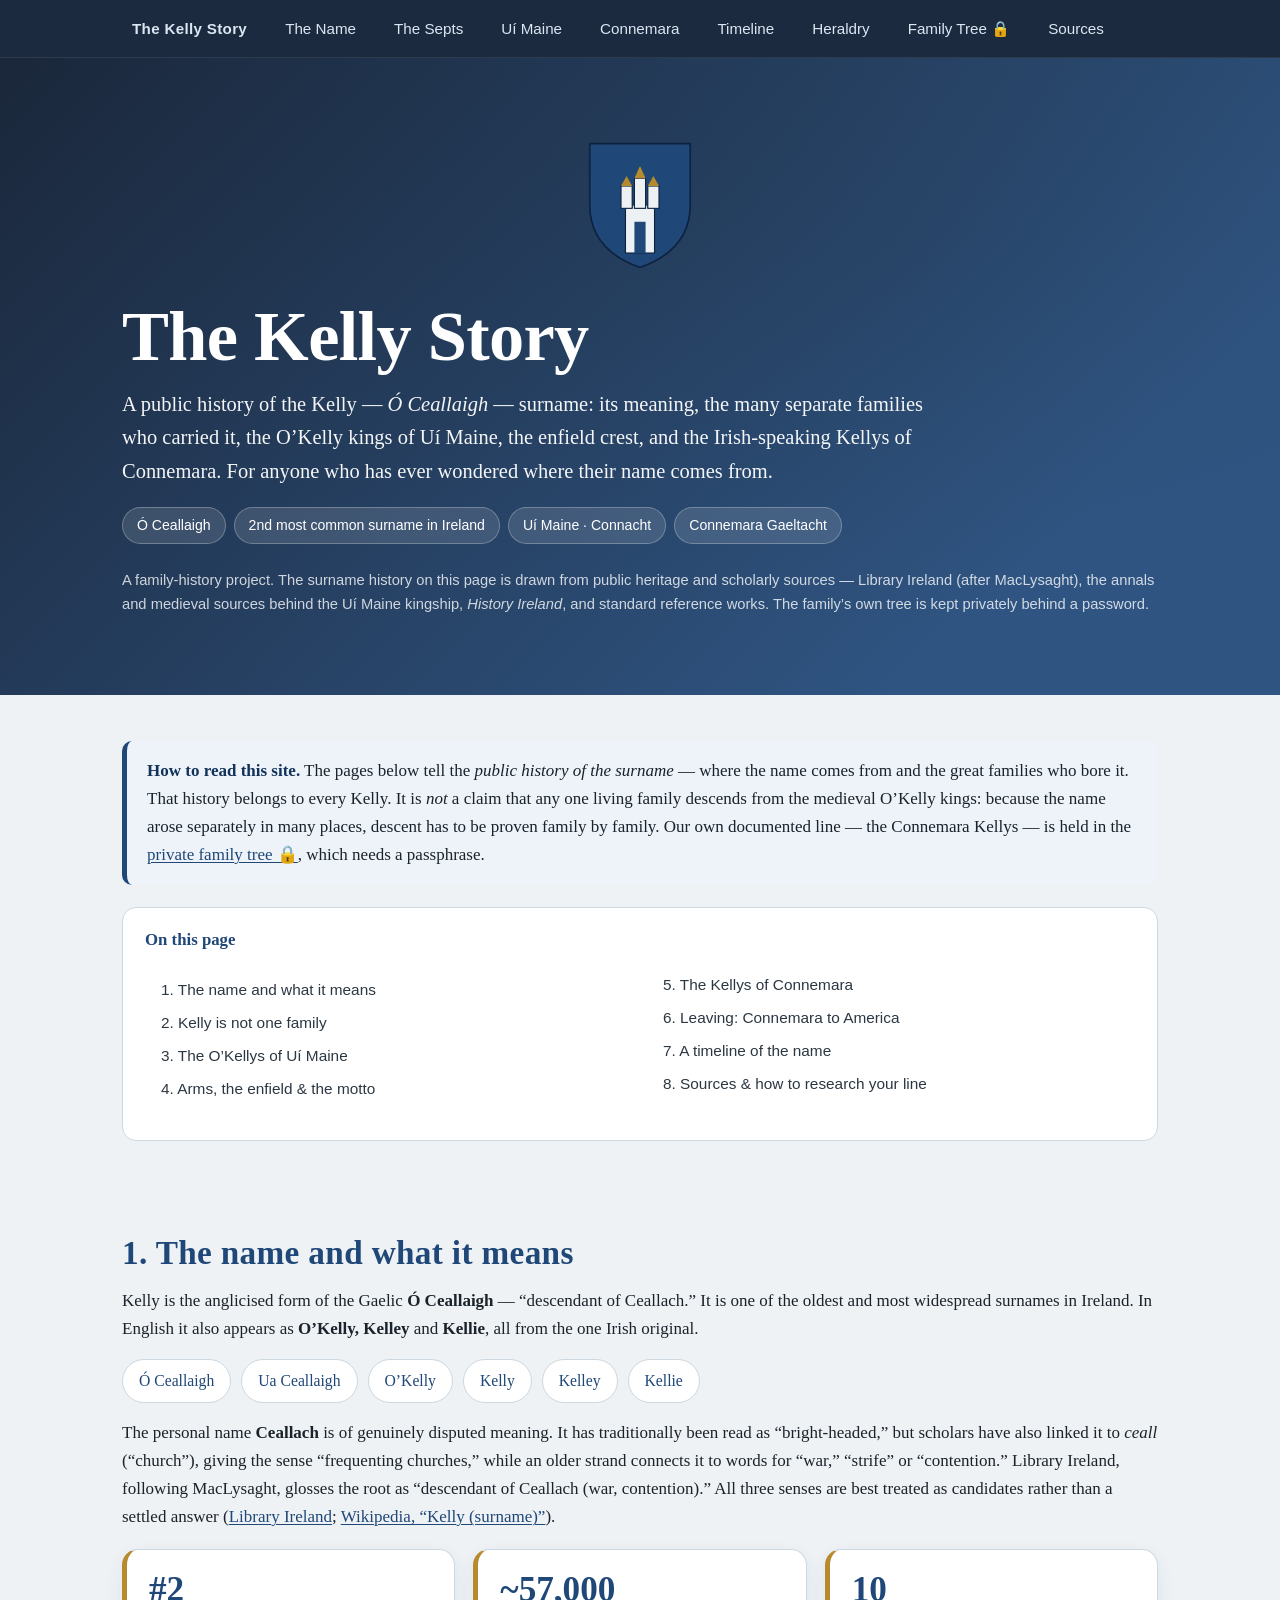
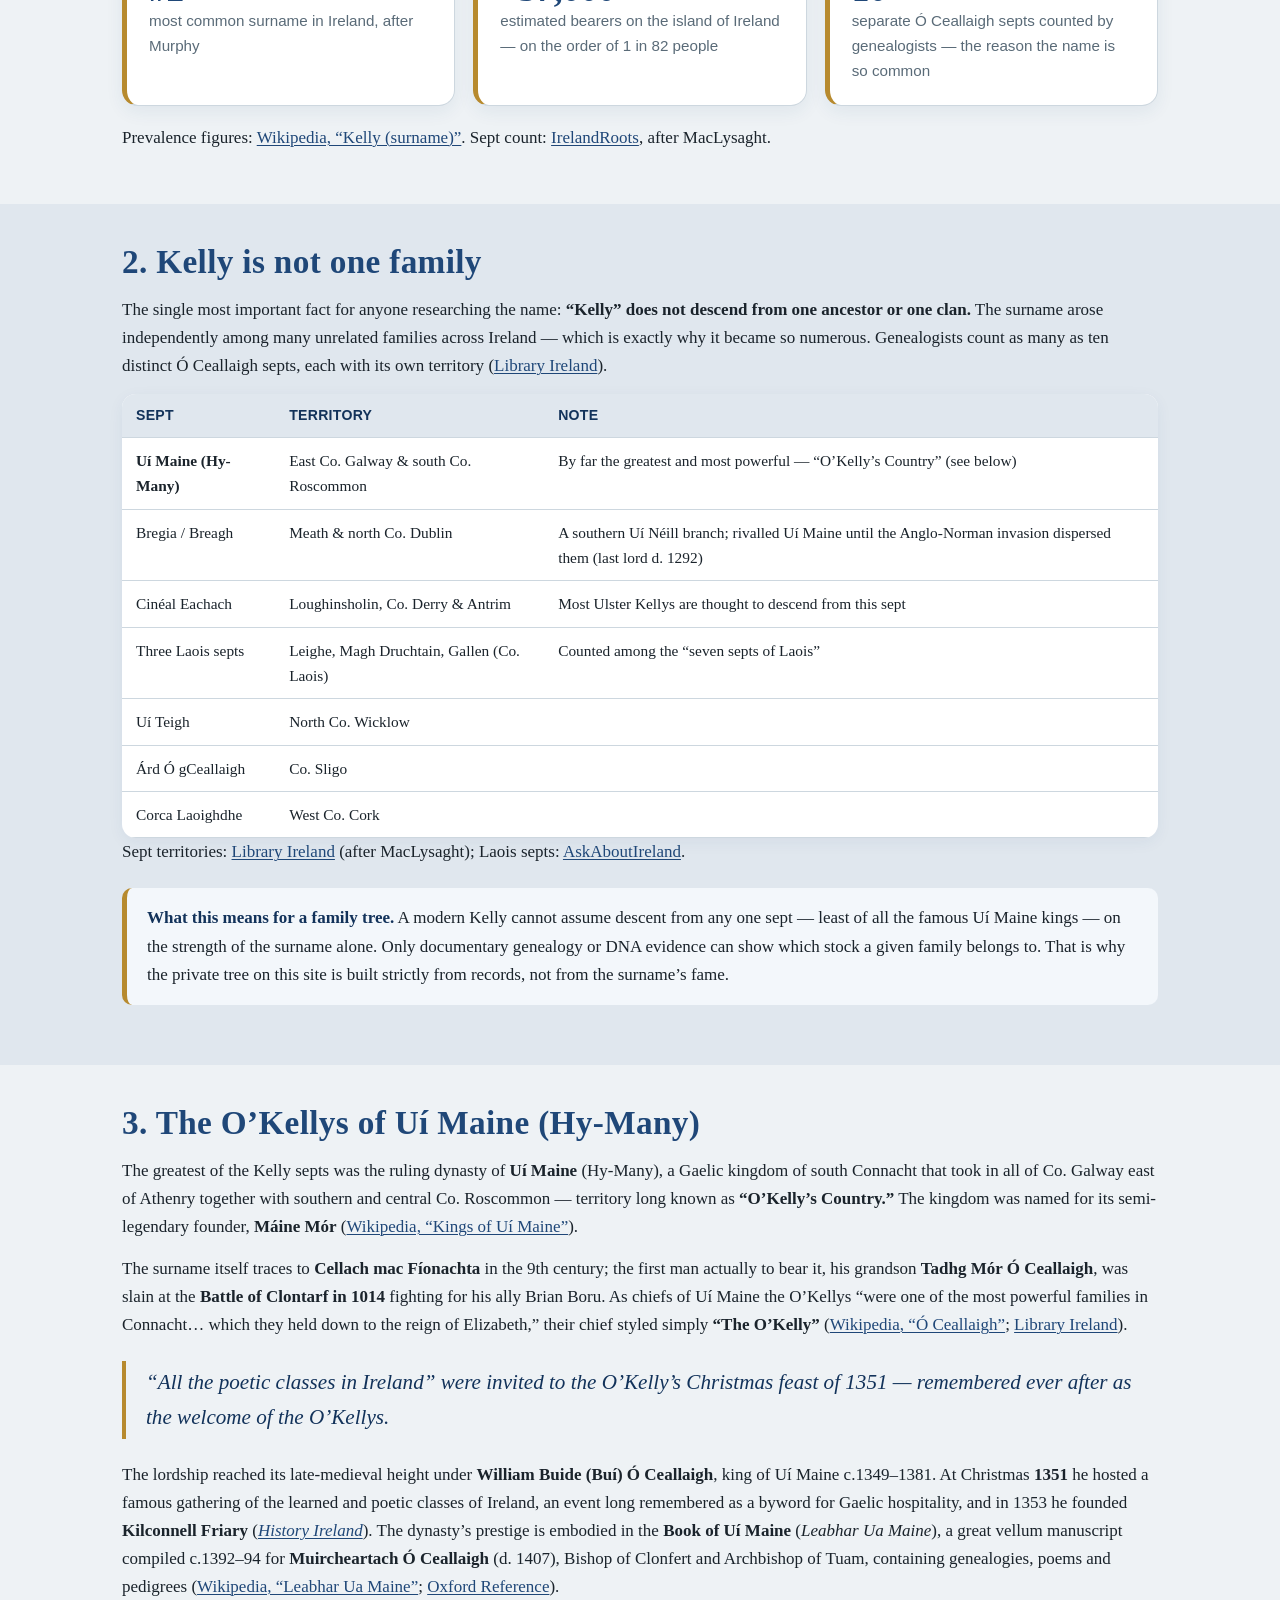
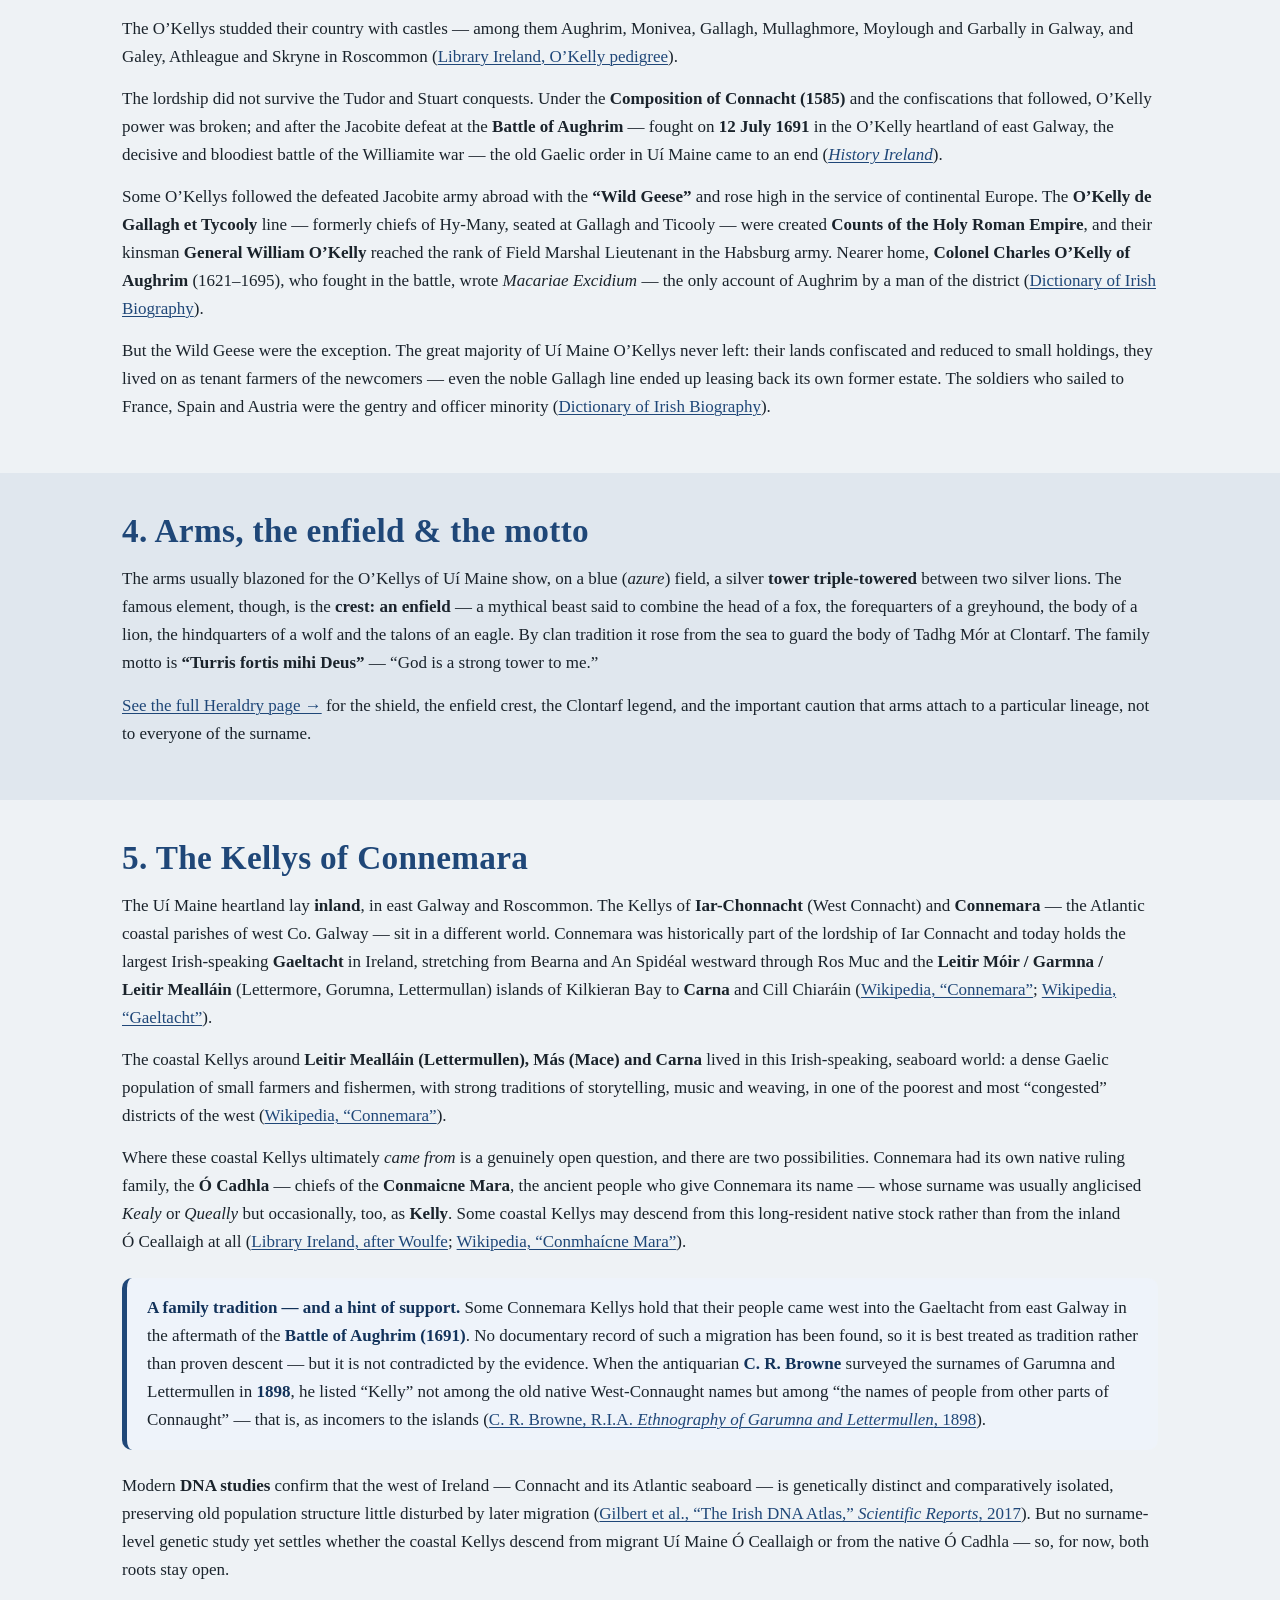
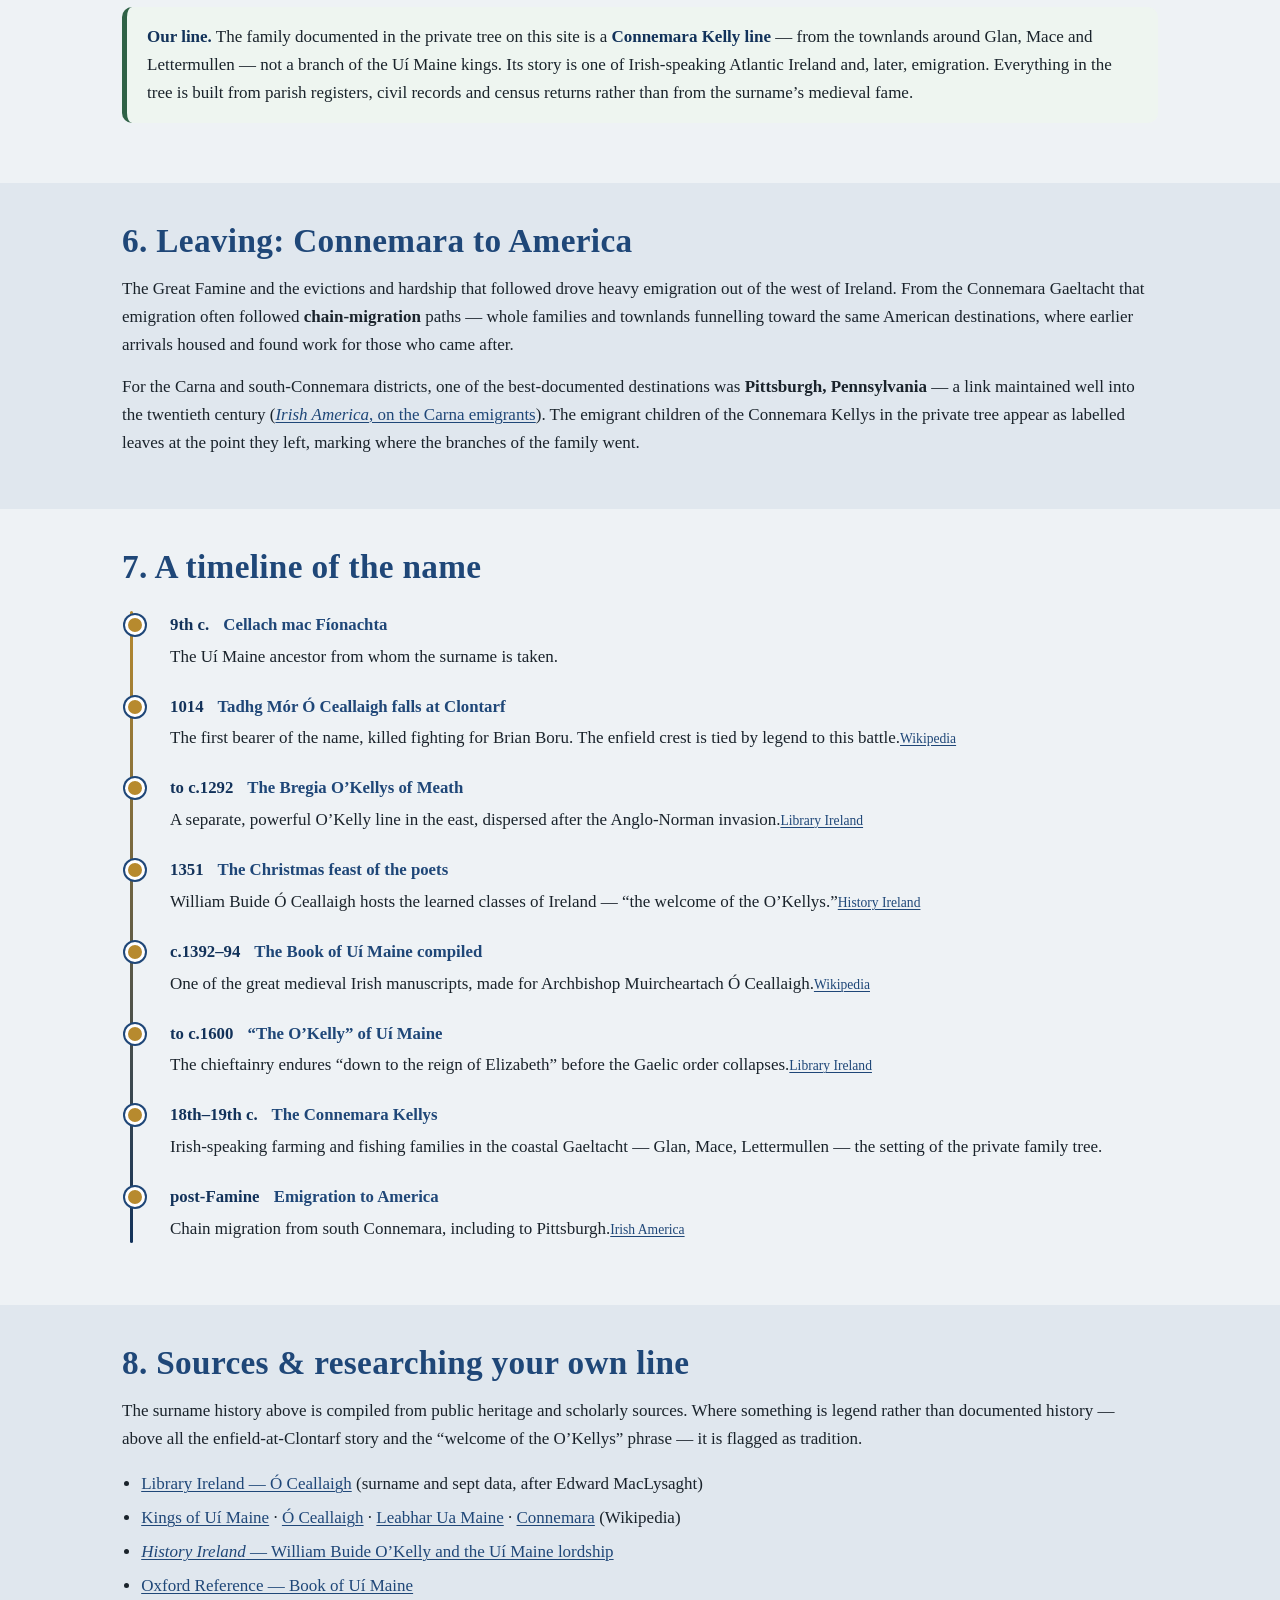
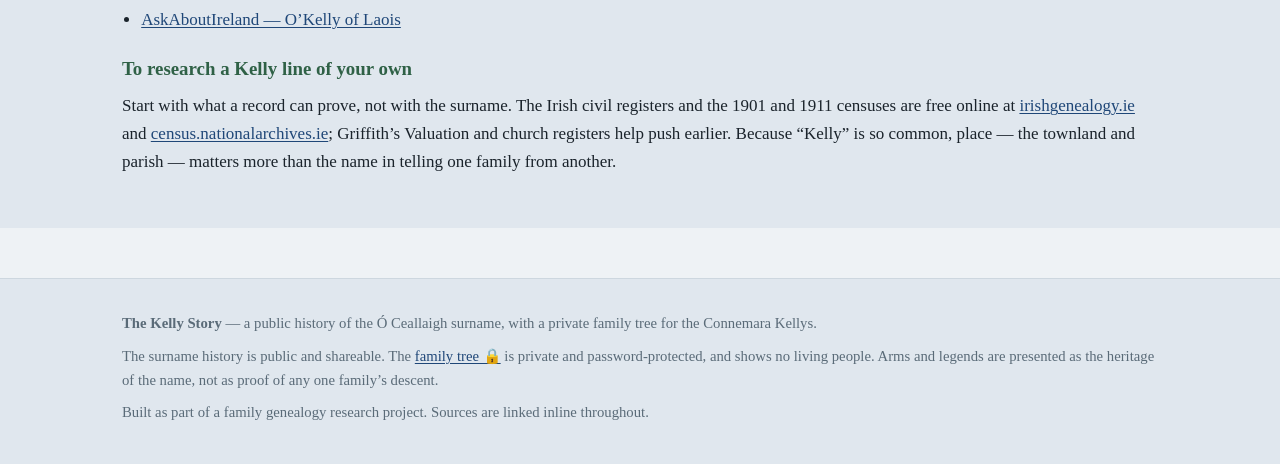
<file: index.html>
<!DOCTYPE html>
<html lang="en">
<head>
  <meta charset="utf-8">
  <meta name="viewport" content="width=device-width, initial-scale=1">
  <title>The Kelly Story &mdash; Ó Ceallaigh, a Public History of the Surname</title>
  <meta name="description" content="The history of the Kelly (Ó Ceallaigh) surname — its meaning, the many distinct septs, the O'Kelly kings of Uí Maine, the enfield crest, and the Irish-speaking Kellys of Connemara. With a private family tree.">
  <link rel="stylesheet" href="css/site.css">
</head>
<body>

<nav class="topnav">
  <div class="wrap">
    <a class="home" href="index.html">The Kelly Story</a>
    <a href="#name">The Name</a>
    <a href="#septs">The Septs</a>
    <a href="#uimaine">Uí Maine</a>
    <a href="#connemara">Connemara</a>
    <a href="#timeline">Timeline</a>
    <a href="heraldry.html">Heraldry</a>
    <a href="tree.html">Family Tree &#128274;</a>
    <a href="#sources">Sources</a>
  </div>
</nav>

<header class="hero">
  <div class="wrap">
    <a href="heraldry.html" class="hero-arms" title="The O'Kelly arms — azure, a tower triple-towered argent. See the Heraldry page." style="display:block;width:112px;margin:0 auto 1.2rem;" aria-label="The O'Kelly arms: azure, a tower triple-towered argent">
      <svg viewBox="0 0 200 240" width="112" height="134" xmlns="http://www.w3.org/2000/svg" role="img" aria-label="Shield: azure, a tower triple-towered argent">
        <defs><clipPath id="heroSh"><path d="M 10,10 L 190,10 L 190,120 Q 190,200 100,232 Q 10,200 10,120 Z"/></clipPath></defs>
        <g clip-path="url(#heroSh)">
          <rect x="0" y="0" width="200" height="240" fill="#1f4778"/>
          <rect x="74" y="120" width="52" height="86" fill="#eef1f4" stroke="#0d223f" stroke-width="2"/>
          <rect x="90" y="150" width="20" height="56" fill="#1f4778"/>
          <rect x="74" y="112" width="12" height="12" fill="#eef1f4" stroke="#0d223f" stroke-width="2"/>
          <rect x="94" y="112" width="12" height="12" fill="#eef1f4" stroke="#0d223f" stroke-width="2"/>
          <rect x="114" y="112" width="12" height="12" fill="#eef1f4" stroke="#0d223f" stroke-width="2"/>
          <rect x="66" y="86" width="20" height="40" fill="#eef1f4" stroke="#0d223f" stroke-width="2"/>
          <rect x="90" y="72" width="20" height="54" fill="#eef1f4" stroke="#0d223f" stroke-width="2"/>
          <rect x="114" y="86" width="20" height="40" fill="#eef1f4" stroke="#0d223f" stroke-width="2"/>
          <polygon points="66,86 76,68 86,86" fill="#b78a2e"/>
          <polygon points="90,72 100,50 110,72" fill="#b78a2e"/>
          <polygon points="114,86 124,68 134,86" fill="#b78a2e"/>
        </g>
        <path d="M 10,10 L 190,10 L 190,120 Q 190,200 100,232 Q 10,200 10,120 Z" fill="none" stroke="#0d223f" stroke-width="3" stroke-linejoin="round"/>
      </svg>
    </a>
    <h1>The Kelly Story</h1>
    <p class="lede">A public history of the Kelly &mdash; <em>Ó&nbsp;Ceallaigh</em> &mdash; surname: its meaning, the many separate families who carried it, the O&rsquo;Kelly kings of Uí&nbsp;Maine, the enfield crest, and the Irish-speaking Kellys of Connemara. For anyone who has ever wondered where their name comes from.</p>
    <div class="pillrow">
      <span class="pill">Ó Ceallaigh</span>
      <span class="pill">2nd most common surname in Ireland</span>
      <span class="pill">Uí Maine &middot; Connacht</span>
      <span class="pill">Connemara Gaeltacht</span>
    </div>
    <p class="meta">A family-history project. The surname history on this page is drawn from public heritage and scholarly sources &mdash; Library Ireland (after MacLysaght), the annals and medieval sources behind the Uí Maine kingship, <em>History Ireland</em>, and standard reference works. The family&rsquo;s own tree is kept privately behind a password.</p>
  </div>
</header>

<main>

<section class="tight">
  <div class="wrap">
    <div class="notice azure">
      <strong>How to read this site.</strong> The pages below tell the <em>public history of the surname</em> &mdash; where the name comes from and the great families who bore it. That history belongs to every Kelly. It is <em>not</em> a claim that any one living family descends from the medieval O&rsquo;Kelly kings: because the name arose separately in many places, descent has to be proven family by family. Our own documented line &mdash; the Connemara Kellys &mdash; is held in the <a href="tree.html">private family tree&nbsp;&#128274;</a>, which needs a passphrase.
    </div>
    <div class="toc">
      <h4>On this page</h4>
      <ul>
        <li><a href="#name">1. The name and what it means</a></li>
        <li><a href="#septs">2. Kelly is not one family</a></li>
        <li><a href="#uimaine">3. The O&rsquo;Kellys of Uí Maine</a></li>
        <li><a href="#heraldry">4. Arms, the enfield &amp; the motto</a></li>
        <li><a href="#connemara">5. The Kellys of Connemara</a></li>
        <li><a href="#emigration">6. Leaving: Connemara to America</a></li>
        <li><a href="#timeline">7. A timeline of the name</a></li>
        <li><a href="#sources">8. Sources &amp; how to research your line</a></li>
      </ul>
    </div>
  </div>
</section>

<section id="name">
  <div class="wrap">
    <h2>1. The name and what it means</h2>
    <p>Kelly is the anglicised form of the Gaelic <strong>Ó&nbsp;Ceallaigh</strong> &mdash; &ldquo;descendant of Ceallach.&rdquo; It is one of the oldest and most widespread surnames in Ireland. In English it also appears as <strong>O&rsquo;Kelly, Kelley</strong> and <strong>Kellie</strong>, all from the one Irish original.</p>
    <div class="variants">
      <span class="variant-chip">Ó Ceallaigh</span>
      <span class="variant-chip">Ua Ceallaigh</span>
      <span class="variant-chip">O&rsquo;Kelly</span>
      <span class="variant-chip">Kelly</span>
      <span class="variant-chip">Kelley</span>
      <span class="variant-chip">Kellie</span>
    </div>
    <p>The personal name <strong>Ceallach</strong> is of genuinely disputed meaning. It has traditionally been read as &ldquo;bright-headed,&rdquo; but scholars have also linked it to <em>ceall</em> (&ldquo;church&rdquo;), giving the sense &ldquo;frequenting churches,&rdquo; while an older strand connects it to words for &ldquo;war,&rdquo; &ldquo;strife&rdquo; or &ldquo;contention.&rdquo; Library Ireland, following MacLysaght, glosses the root as &ldquo;descendant of Ceallach (war, contention).&rdquo; All three senses are best treated as candidates rather than a settled answer <span class="src">(<a href="https://www.libraryireland.com/names/oc/o-ceallaigh.php">Library Ireland</a>; <a href="https://en.wikipedia.org/wiki/Kelly_(surname)">Wikipedia, &ldquo;Kelly (surname)&rdquo;</a>).</span></p>
    <div class="grid">
      <div class="card feature"><div class="num">#2</div><div class="label">most common surname in Ireland, after Murphy</div></div>
      <div class="card feature"><div class="num">~57,000</div><div class="label">estimated bearers on the island of Ireland &mdash; on the order of 1 in 82 people</div></div>
      <div class="card feature"><div class="num">10</div><div class="label">separate Ó Ceallaigh septs counted by genealogists &mdash; the reason the name is so common</div></div>
    </div>
    <p class="src">Prevalence figures: <a href="https://en.wikipedia.org/wiki/Kelly_(surname)">Wikipedia, &ldquo;Kelly (surname)&rdquo;</a>. Sept count: <a href="https://irelandroots.com/kelly.htm">IrelandRoots</a>, after MacLysaght.</p>
  </div>
</section>

<section id="septs" style="background:var(--bg-deep);">
  <div class="wrap">
    <h2>2. Kelly is not one family</h2>
    <p>The single most important fact for anyone researching the name: <strong>&ldquo;Kelly&rdquo; does not descend from one ancestor or one clan.</strong> The surname arose independently among many unrelated families across Ireland &mdash; which is exactly why it became so numerous. Genealogists count as many as ten distinct Ó&nbsp;Ceallaigh septs, each with its own territory <span class="src">(<a href="https://www.libraryireland.com/names/oc/o-ceallaigh.php">Library Ireland</a>).</span></p>
    <table>
      <thead><tr><th>Sept</th><th>Territory</th><th>Note</th></tr></thead>
      <tbody>
        <tr><td><strong>Uí Maine (Hy-Many)</strong></td><td>East Co. Galway &amp; south Co. Roscommon</td><td>By far the greatest and most powerful &mdash; &ldquo;O&rsquo;Kelly&rsquo;s Country&rdquo; (see below)</td></tr>
        <tr><td>Bregia / Breagh</td><td>Meath &amp; north Co. Dublin</td><td>A southern Uí Néill branch; rivalled Uí Maine until the Anglo-Norman invasion dispersed them (last lord d. 1292)</td></tr>
        <tr><td>Cinéal Eachach</td><td>Loughinsholin, Co. Derry &amp; Antrim</td><td>Most Ulster Kellys are thought to descend from this sept</td></tr>
        <tr><td>Three Laois septs</td><td>Leighe, Magh Druchtain, Gallen (Co. Laois)</td><td>Counted among the &ldquo;seven septs of Laois&rdquo;</td></tr>
        <tr><td>Uí Teigh</td><td>North Co. Wicklow</td><td>&nbsp;</td></tr>
        <tr><td>Árd Ó gCeallaigh</td><td>Co. Sligo</td><td>&nbsp;</td></tr>
        <tr><td>Corca Laoighdhe</td><td>West Co. Cork</td><td>&nbsp;</td></tr>
      </tbody>
    </table>
    <p class="src">Sept territories: <a href="https://www.libraryireland.com/names/oc/o-ceallaigh.php">Library Ireland</a> (after MacLysaght); Laois septs: <a href="https://www.askaboutireland.ie/reading-room/life-society/families-in-history/seven-septs-of-laois/okelly/">AskAboutIreland</a>.</p>
    <div class="notice">
      <strong>What this means for a family tree.</strong> A modern Kelly cannot assume descent from any one sept &mdash; least of all the famous Uí Maine kings &mdash; on the strength of the surname alone. Only documentary genealogy or DNA evidence can show which stock a given family belongs to. That is why the private tree on this site is built strictly from records, not from the surname&rsquo;s fame.
    </div>
  </div>
</section>

<section id="uimaine">
  <div class="wrap">
    <h2>3. The O&rsquo;Kellys of Uí Maine (Hy-Many)</h2>
    <p>The greatest of the Kelly septs was the ruling dynasty of <strong>Uí Maine</strong> (Hy-Many), a Gaelic kingdom of south Connacht that took in all of Co. Galway east of Athenry together with southern and central Co. Roscommon &mdash; territory long known as <strong>&ldquo;O&rsquo;Kelly&rsquo;s Country.&rdquo;</strong> The kingdom was named for its semi-legendary founder, <strong>Máine Mór</strong> <span class="src">(<a href="https://en.wikipedia.org/wiki/Kings_of_U%C3%AD_Maine">Wikipedia, &ldquo;Kings of Uí Maine&rdquo;</a>).</span></p>
    <p>The surname itself traces to <strong>Cellach mac Fíonachta</strong> in the 9th century; the first man actually to bear it, his grandson <strong>Tadhg Mór Ó&nbsp;Ceallaigh</strong>, was slain at the <strong>Battle of Clontarf in 1014</strong> fighting for his ally Brian Boru. As chiefs of Uí Maine the O&rsquo;Kellys &ldquo;were one of the most powerful families in Connacht&hellip; which they held down to the reign of Elizabeth,&rdquo; their chief styled simply <strong>&ldquo;The O&rsquo;Kelly&rdquo;</strong> <span class="src">(<a href="https://en.wikipedia.org/wiki/%C3%93_Ceallaigh">Wikipedia, &ldquo;Ó Ceallaigh&rdquo;</a>; <a href="https://www.libraryireland.com/names/oc/o-ceallaigh.php">Library Ireland</a>).</span></p>
    <div class="pullquote">&ldquo;All the poetic classes in Ireland&rdquo; were invited to the O&rsquo;Kelly&rsquo;s Christmas feast of 1351 &mdash; remembered ever after as the welcome of the O&rsquo;Kellys.</div>
    <p>The lordship reached its late-medieval height under <strong>William Buide (Buí) Ó&nbsp;Ceallaigh</strong>, king of Uí Maine c.1349&ndash;1381. At Christmas <strong>1351</strong> he hosted a famous gathering of the learned and poetic classes of Ireland, an event long remembered as a byword for Gaelic hospitality, and in 1353 he founded <strong>Kilconnell Friary</strong> <span class="src">(<a href="https://www.historyireland.com/volume-27/william-buide-okelly-and-the-late-medieval-renaissance-of-the-ui-maine-lordship/"><em>History Ireland</em></a>).</span> The dynasty&rsquo;s prestige is embodied in the <strong>Book of Uí Maine</strong> (<em>Leabhar Ua Maine</em>), a great vellum manuscript compiled c.1392&ndash;94 for <strong>Muircheartach Ó&nbsp;Ceallaigh</strong> (d. 1407), Bishop of Clonfert and Archbishop of Tuam, containing genealogies, poems and pedigrees <span class="src">(<a href="https://en.wikipedia.org/wiki/Leabhar_Ua_Maine">Wikipedia, &ldquo;Leabhar Ua Maine&rdquo;</a>; <a href="https://www.oxfordreference.com/display/10.1093/oi/authority.20110803095518443">Oxford Reference</a>).</span></p>
    <p>The O&rsquo;Kellys studded their country with castles &mdash; among them Aughrim, Monivea, Gallagh, Mullaghmore, Moylough and Garbally in Galway, and Galey, Athleague and Skryne in Roscommon <span class="src">(<a href="https://www.libraryireland.com/Pedigrees1/o-kelly-1-heremon.php">Library Ireland, O&rsquo;Kelly pedigree</a>).</span></p>
    <p>The lordship did not survive the Tudor and Stuart conquests. Under the <strong>Composition of Connacht (1585)</strong> and the confiscations that followed, O&rsquo;Kelly power was broken; and after the Jacobite defeat at the <strong>Battle of Aughrim</strong> &mdash; fought on <strong>12&nbsp;July&nbsp;1691</strong> in the O&rsquo;Kelly heartland of east Galway, the decisive and bloodiest battle of the Williamite war &mdash; the old Gaelic order in Uí&nbsp;Maine came to an end <span class="src">(<a href="https://historyireland.com/the-battle-of-aughrim/"><em>History Ireland</em></a>).</span></p>
    <p>Some O&rsquo;Kellys followed the defeated Jacobite army abroad with the <strong>&ldquo;Wild Geese&rdquo;</strong> and rose high in the service of continental Europe. The <strong>O&rsquo;Kelly de Gallagh et Tycooly</strong> line &mdash; formerly chiefs of Hy-Many, seated at Gallagh and Ticooly &mdash; were created <strong>Counts of the Holy Roman Empire</strong>, and their kinsman <strong>General William O&rsquo;Kelly</strong> reached the rank of Field Marshal Lieutenant in the Habsburg army. Nearer home, <strong>Colonel Charles O&rsquo;Kelly of Aughrim</strong> (1621&ndash;1695), who fought in the battle, wrote <em>Macariae Excidium</em> &mdash; the only account of Aughrim by a man of the district <span class="src">(<a href="https://www.dib.ie/biography/okelly-charles-a6829">Dictionary of Irish Biography</a>).</span></p>
    <p>But the Wild Geese were the exception. The great majority of Uí&nbsp;Maine O&rsquo;Kellys never left: their lands confiscated and reduced to small holdings, they lived on as tenant farmers of the newcomers &mdash; even the noble Gallagh line ended up leasing back its own former estate. The soldiers who sailed to France, Spain and Austria were the gentry and officer minority <span class="src">(<a href="https://www.dib.ie/biography/okelly-de-gallagh-et-tycooly-gerald-edward-a6843">Dictionary of Irish Biography</a>).</span></p>
  </div>
</section>

<section id="heraldry" style="background:var(--bg-deep);">
  <div class="wrap">
    <h2>4. Arms, the enfield &amp; the motto</h2>
    <p>The arms usually blazoned for the O&rsquo;Kellys of Uí Maine show, on a blue (<em>azure</em>) field, a silver <strong>tower triple-towered</strong> between two silver lions. The famous element, though, is the <strong>crest: an enfield</strong> &mdash; a mythical beast said to combine the head of a fox, the forequarters of a greyhound, the body of a lion, the hindquarters of a wolf and the talons of an eagle. By clan tradition it rose from the sea to guard the body of Tadhg Mór at Clontarf. The family motto is <strong>&ldquo;Turris fortis mihi Deus&rdquo;</strong> &mdash; &ldquo;God is a strong tower to me.&rdquo;</p>
    <p><a href="heraldry.html">See the full Heraldry page &rarr;</a> for the shield, the enfield crest, the Clontarf legend, and the important caution that arms attach to a particular lineage, not to everyone of the surname.</p>
  </div>
</section>

<section id="connemara">
  <div class="wrap">
    <h2>5. The Kellys of Connemara</h2>
    <p>The Uí Maine heartland lay <strong>inland</strong>, in east Galway and Roscommon. The Kellys of <strong>Iar-Chonnacht</strong> (West Connacht) and <strong>Connemara</strong> &mdash; the Atlantic coastal parishes of west Co. Galway &mdash; sit in a different world. Connemara was historically part of the lordship of Iar Connacht and today holds the largest Irish-speaking <strong>Gaeltacht</strong> in Ireland, stretching from Bearna and An&nbsp;Spidéal westward through Ros&nbsp;Muc and the <strong>Leitir&nbsp;Móir / Garmna / Leitir&nbsp;Mealláin</strong> (Lettermore, Gorumna, Lettermullan) islands of Kilkieran Bay to <strong>Carna</strong> and Cill&nbsp;Chiaráin <span class="src">(<a href="https://en.wikipedia.org/wiki/Connemara">Wikipedia, &ldquo;Connemara&rdquo;</a>; <a href="https://en.wikipedia.org/wiki/Gaeltacht">Wikipedia, &ldquo;Gaeltacht&rdquo;</a>).</span></p>
    <p>The coastal Kellys around <strong>Leitir&nbsp;Mealláin (Lettermullen), Más (Mace) and Carna</strong> lived in this Irish-speaking, seaboard world: a dense Gaelic population of small farmers and fishermen, with strong traditions of storytelling, music and weaving, in one of the poorest and most &ldquo;congested&rdquo; districts of the west <span class="src">(<a href="https://en.wikipedia.org/wiki/Connemara">Wikipedia, &ldquo;Connemara&rdquo;</a>).</span></p>
    <p>Where these coastal Kellys ultimately <em>came from</em> is a genuinely open question, and there are two possibilities. Connemara had its own native ruling family, the <strong>Ó&nbsp;Cadhla</strong> &mdash; chiefs of the <strong>Conmaicne Mara</strong>, the ancient people who give Connemara its name &mdash; whose surname was usually anglicised <em>Kealy</em> or <em>Queally</em> but occasionally, too, as <strong>Kelly</strong>. Some coastal Kellys may descend from this long-resident native stock rather than from the inland Ó&nbsp;Ceallaigh at all <span class="src">(<a href="https://www.libraryireland.com/names/oc/o-cadhla.php">Library Ireland, after Woulfe</a>; <a href="https://en.wikipedia.org/wiki/Conmha%C3%ADcne_Mara">Wikipedia, &ldquo;Conmhaícne Mara&rdquo;</a>).</span></p>
    <div class="notice azure">
      <strong>A family tradition &mdash; and a hint of support.</strong> Some Connemara Kellys hold that their people came west into the Gaeltacht from east Galway in the aftermath of the <strong>Battle of Aughrim (1691)</strong>. No documentary record of such a migration has been found, so it is best treated as tradition rather than proven descent &mdash; but it is not contradicted by the evidence. When the antiquarian <strong>C.&nbsp;R.&nbsp;Browne</strong> surveyed the surnames of Garumna and Lettermullen in <strong>1898</strong>, he listed &ldquo;Kelly&rdquo; not among the old native West-Connaught names but among &ldquo;the names of people from other parts of Connaught&rdquo; &mdash; that is, as incomers to the islands <span class="src">(<a href="https://archive.org/stream/b2247299x/b2247299x_djvu.txt">C.&nbsp;R.&nbsp;Browne, R.I.A. <em>Ethnography of Garumna and Lettermullen</em>, 1898</a>).</span>
    </div>
    <p>Modern <strong>DNA studies</strong> confirm that the west of Ireland &mdash; Connacht and its Atlantic seaboard &mdash; is genetically distinct and comparatively isolated, preserving old population structure little disturbed by later migration <span class="src">(<a href="https://www.nature.com/articles/s41598-017-17124-4">Gilbert et al., &ldquo;The Irish DNA Atlas,&rdquo; <em>Scientific Reports</em>, 2017</a>).</span> But no surname-level genetic study yet settles whether the coastal Kellys descend from migrant Uí&nbsp;Maine Ó&nbsp;Ceallaigh or from the native Ó&nbsp;Cadhla &mdash; so, for now, both roots stay open.</p>
    <div class="notice green">
      <strong>Our line.</strong> The family documented in the private tree on this site is a <strong>Connemara Kelly line</strong> &mdash; from the townlands around Glan, Mace and Lettermullen &mdash; not a branch of the Uí Maine kings. Its story is one of Irish-speaking Atlantic Ireland and, later, emigration. Everything in the tree is built from parish registers, civil records and census returns rather than from the surname&rsquo;s medieval fame.
    </div>
  </div>
</section>

<section id="emigration" style="background:var(--bg-deep);">
  <div class="wrap">
    <h2>6. Leaving: Connemara to America</h2>
    <p>The Great Famine and the evictions and hardship that followed drove heavy emigration out of the west of Ireland. From the Connemara Gaeltacht that emigration often followed <strong>chain-migration</strong> paths &mdash; whole families and townlands funnelling toward the same American destinations, where earlier arrivals housed and found work for those who came after.</p>
    <p>For the Carna and south-Connemara districts, one of the best-documented destinations was <strong>Pittsburgh, Pennsylvania</strong> &mdash; a link maintained well into the twentieth century <span class="src">(<a href="https://www.irishamerica.com/2014/12/carna-emigrants-centre/"><em>Irish America</em>, on the Carna emigrants</a>).</span> The emigrant children of the Connemara Kellys in the private tree appear as labelled leaves at the point they left, marking where the branches of the family went.</p>
  </div>
</section>

<section id="timeline">
  <div class="wrap">
    <h2>7. A timeline of the name</h2>
    <div class="timeline">
      <div class="tlitem"><h4><span class="yr">9th c.</span> Cellach mac Fíonachta</h4><p>The Uí Maine ancestor from whom the surname is taken.</p></div>
      <div class="tlitem"><h4><span class="yr">1014</span> Tadhg Mór Ó Ceallaigh falls at Clontarf</h4><p>The first bearer of the name, killed fighting for Brian Boru. The enfield crest is tied by legend to this battle.<span class="src"><a href="https://en.wikipedia.org/wiki/%C3%93_Ceallaigh">Wikipedia</a></span></p></div>
      <div class="tlitem"><h4><span class="yr">to c.1292</span> The Bregia O&rsquo;Kellys of Meath</h4><p>A separate, powerful O&rsquo;Kelly line in the east, dispersed after the Anglo-Norman invasion.<span class="src"><a href="https://www.libraryireland.com/names/oc/o-ceallaigh.php">Library Ireland</a></span></p></div>
      <div class="tlitem"><h4><span class="yr">1351</span> The Christmas feast of the poets</h4><p>William Buide Ó Ceallaigh hosts the learned classes of Ireland &mdash; &ldquo;the welcome of the O&rsquo;Kellys.&rdquo;<span class="src"><a href="https://www.historyireland.com/volume-27/william-buide-okelly-and-the-late-medieval-renaissance-of-the-ui-maine-lordship/">History Ireland</a></span></p></div>
      <div class="tlitem"><h4><span class="yr">c.1392&ndash;94</span> The Book of Uí Maine compiled</h4><p>One of the great medieval Irish manuscripts, made for Archbishop Muircheartach Ó Ceallaigh.<span class="src"><a href="https://en.wikipedia.org/wiki/Leabhar_Ua_Maine">Wikipedia</a></span></p></div>
      <div class="tlitem"><h4><span class="yr">to c.1600</span> &ldquo;The O&rsquo;Kelly&rdquo; of Uí Maine</h4><p>The chieftainry endures &ldquo;down to the reign of Elizabeth&rdquo; before the Gaelic order collapses.<span class="src"><a href="https://www.libraryireland.com/names/oc/o-ceallaigh.php">Library Ireland</a></span></p></div>
      <div class="tlitem"><h4><span class="yr">18th&ndash;19th c.</span> The Connemara Kellys</h4><p>Irish-speaking farming and fishing families in the coastal Gaeltacht &mdash; Glan, Mace, Lettermullen &mdash; the setting of the private family tree.</p></div>
      <div class="tlitem"><h4><span class="yr">post-Famine</span> Emigration to America</h4><p>Chain migration from south Connemara, including to Pittsburgh.<span class="src"><a href="https://www.irishamerica.com/2014/12/carna-emigrants-centre/">Irish America</a></span></p></div>
    </div>
  </div>
</section>

<section id="sources" style="background:var(--bg-deep);">
  <div class="wrap">
    <h2>8. Sources &amp; researching your own line</h2>
    <p>The surname history above is compiled from public heritage and scholarly sources. Where something is legend rather than documented history &mdash; above all the enfield-at-Clontarf story and the &ldquo;welcome of the O&rsquo;Kellys&rdquo; phrase &mdash; it is flagged as tradition.</p>
    <ul>
      <li><a href="https://www.libraryireland.com/names/oc/o-ceallaigh.php">Library Ireland &mdash; Ó Ceallaigh</a> (surname and sept data, after Edward MacLysaght)</li>
      <li><a href="https://en.wikipedia.org/wiki/Kings_of_U%C3%AD_Maine">Kings of Uí Maine</a> &middot; <a href="https://en.wikipedia.org/wiki/%C3%93_Ceallaigh">Ó Ceallaigh</a> &middot; <a href="https://en.wikipedia.org/wiki/Leabhar_Ua_Maine">Leabhar Ua Maine</a> &middot; <a href="https://en.wikipedia.org/wiki/Connemara">Connemara</a> (Wikipedia)</li>
      <li><a href="https://www.historyireland.com/volume-27/william-buide-okelly-and-the-late-medieval-renaissance-of-the-ui-maine-lordship/"><em>History Ireland</em> &mdash; William Buide O&rsquo;Kelly and the Uí Maine lordship</a></li>
      <li><a href="https://www.oxfordreference.com/display/10.1093/oi/authority.20110803095518443">Oxford Reference &mdash; Book of Uí Maine</a></li>
      <li><a href="https://www.askaboutireland.ie/reading-room/life-society/families-in-history/seven-septs-of-laois/okelly/">AskAboutIreland &mdash; O&rsquo;Kelly of Laois</a></li>
    </ul>
    <h3>To research a Kelly line of your own</h3>
    <p>Start with what a record can prove, not with the surname. The Irish civil registers and the 1901 and 1911 censuses are free online at <a href="https://www.irishgenealogy.ie/">irishgenealogy.ie</a> and <a href="https://www.census.nationalarchives.ie/">census.nationalarchives.ie</a>; Griffith&rsquo;s Valuation and church registers help push earlier. Because &ldquo;Kelly&rdquo; is so common, place &mdash; the townland and parish &mdash; matters more than the name in telling one family from another.</p>
  </div>
</section>

</main>

<footer class="footer">
  <div class="wrap">
    <p><strong>The Kelly Story</strong> &mdash; a public history of the Ó&nbsp;Ceallaigh surname, with a private family tree for the Connemara Kellys.</p>
    <p>The surname history is public and shareable. The <a href="tree.html">family tree&nbsp;&#128274;</a> is private and password-protected, and shows no living people. Arms and legends are presented as the heritage of the name, not as proof of any one family&rsquo;s descent.</p>
    <p>Built as part of a family genealogy research project. Sources are linked inline throughout.</p>
  </div>
</footer>

<script src="js/site.js"></script>
</body>
</html>
</file>
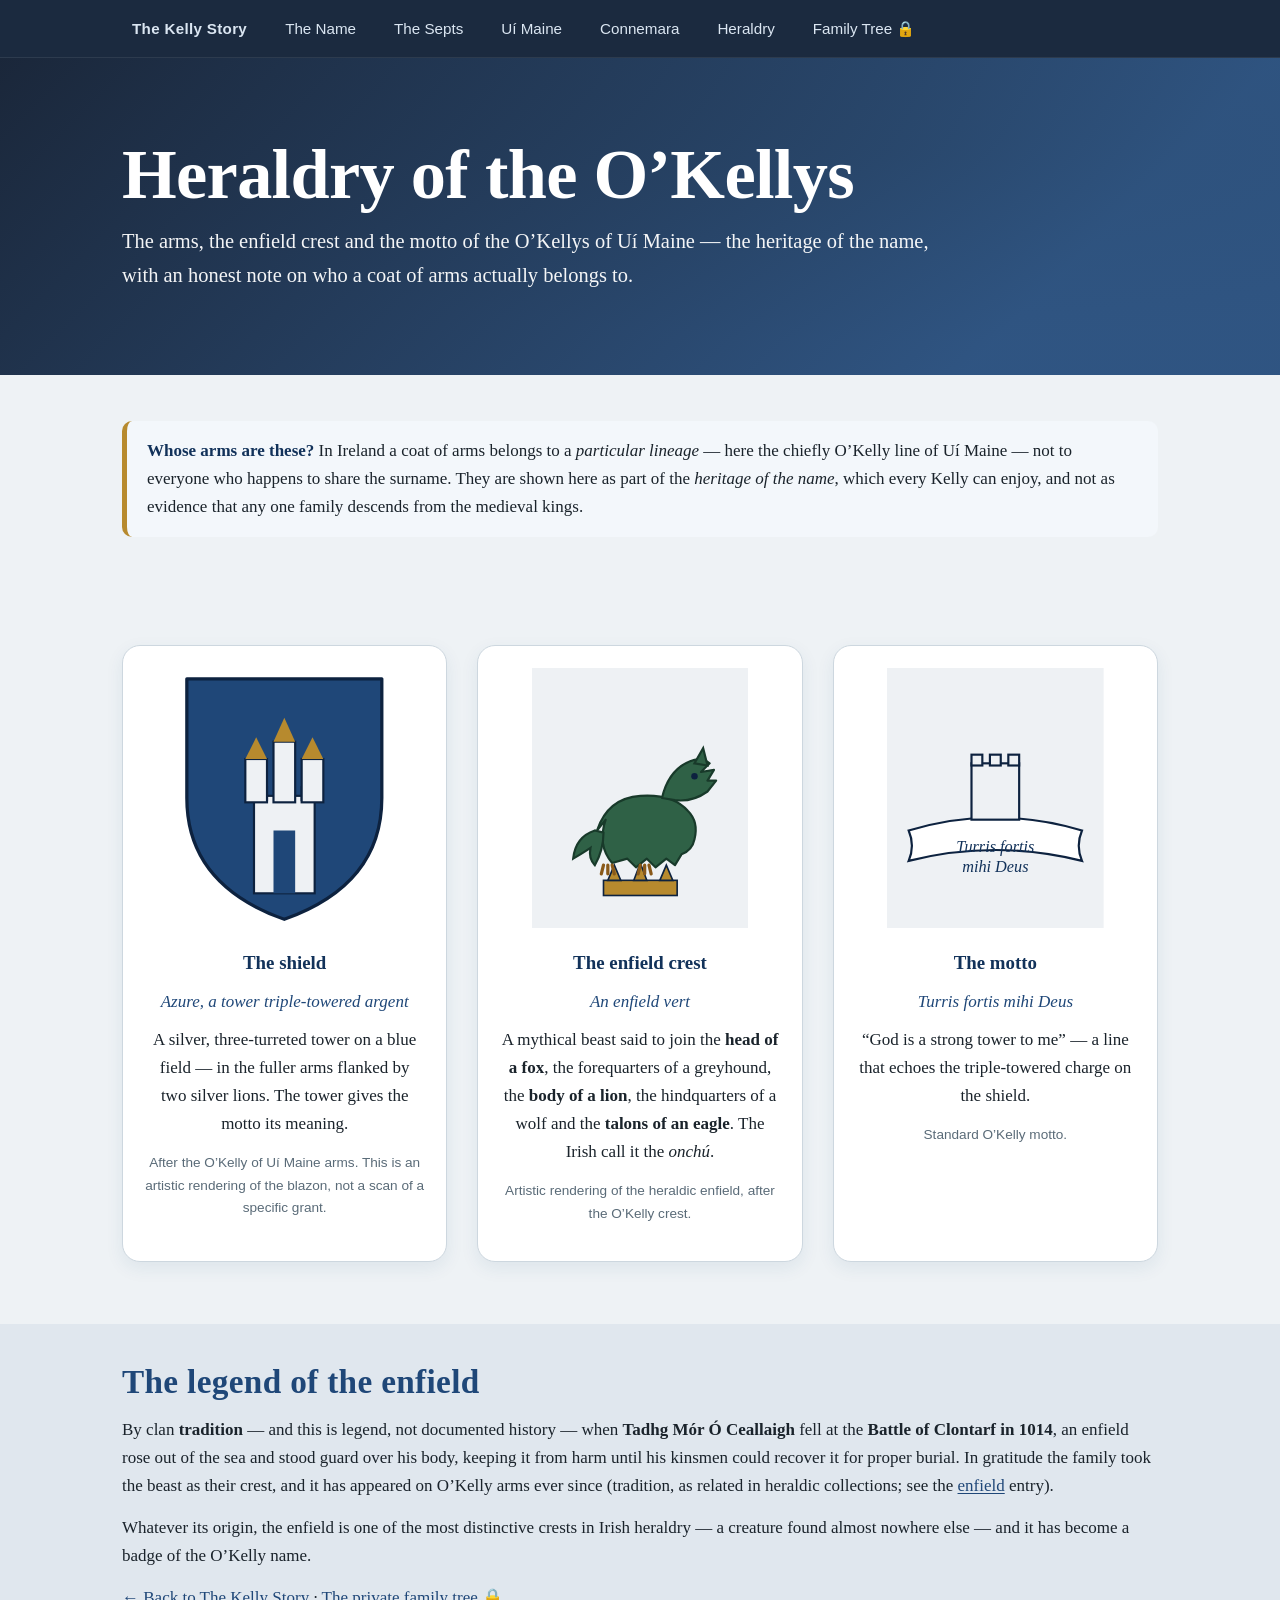
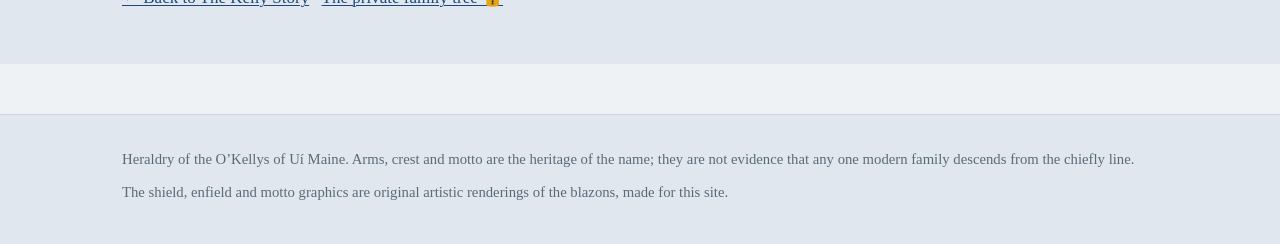
<file: heraldry.html>
<!DOCTYPE html>
<html lang="en">
<head>
  <meta charset="utf-8">
  <meta name="viewport" content="width=device-width, initial-scale=1">
  <title>Heraldry &mdash; The O&rsquo;Kelly Arms, the Enfield &amp; the Motto</title>
  <meta name="description" content="The O'Kelly of Uí Maine arms — azure, a tower triple-towered argent — the famous enfield crest and its Clontarf legend, and the motto Turris fortis mihi Deus.">
  <link rel="stylesheet" href="css/site.css">
</head>
<body>

<nav class="topnav">
  <div class="wrap">
    <a class="home" href="index.html">The Kelly Story</a>
    <a href="index.html#name">The Name</a>
    <a href="index.html#septs">The Septs</a>
    <a href="index.html#uimaine">Uí Maine</a>
    <a href="index.html#connemara">Connemara</a>
    <a href="heraldry.html">Heraldry</a>
    <a href="tree.html">Family Tree &#128274;</a>
  </div>
</nav>

<header class="hero">
  <div class="wrap">
    <h1>Heraldry of the O&rsquo;Kellys</h1>
    <p class="lede">The arms, the enfield crest and the motto of the O&rsquo;Kellys of Uí&nbsp;Maine &mdash; the heritage of the name, with an honest note on who a coat of arms actually belongs to.</p>
  </div>
</header>

<main>

<section class="tight">
  <div class="wrap">
    <div class="notice">
      <strong>Whose arms are these?</strong> In Ireland a coat of arms belongs to a <em>particular lineage</em> &mdash; here the chiefly O&rsquo;Kelly line of Uí&nbsp;Maine &mdash; not to everyone who happens to share the surname. They are shown here as part of the <em>heritage of the name</em>, which every Kelly can enjoy, and not as evidence that any one family descends from the medieval kings.
    </div>
  </div>
</section>

<section>
  <div class="wrap">
    <div class="heraldry-row">

      <div class="shield-card">
        <svg viewBox="0 0 200 240" xmlns="http://www.w3.org/2000/svg" role="img" aria-label="Shield: azure, a tower triple-towered argent">
          <defs><clipPath id="shH"><path d="M 10,10 L 190,10 L 190,120 Q 190,200 100,232 Q 10,200 10,120 Z"/></clipPath></defs>
          <g clip-path="url(#shH)">
            <rect x="0" y="0" width="200" height="240" fill="#1f4778"/>
            <rect x="72" y="118" width="56" height="90" fill="#eef1f4" stroke="#0d223f" stroke-width="2"/>
            <rect x="90" y="150" width="20" height="58" fill="#1f4778"/>
            <rect x="72" y="110" width="12" height="12" fill="#eef1f4" stroke="#0d223f" stroke-width="2"/>
            <rect x="94" y="110" width="12" height="12" fill="#eef1f4" stroke="#0d223f" stroke-width="2"/>
            <rect x="116" y="110" width="12" height="12" fill="#eef1f4" stroke="#0d223f" stroke-width="2"/>
            <rect x="64" y="84" width="20" height="40" fill="#eef1f4" stroke="#0d223f" stroke-width="2"/>
            <rect x="90" y="68" width="20" height="56" fill="#eef1f4" stroke="#0d223f" stroke-width="2"/>
            <rect x="116" y="84" width="20" height="40" fill="#eef1f4" stroke="#0d223f" stroke-width="2"/>
            <polygon points="64,84 74,64 84,84" fill="#b78a2e"/>
            <polygon points="90,68 100,46 110,68" fill="#b78a2e"/>
            <polygon points="116,84 126,64 136,84" fill="#b78a2e"/>
          </g>
          <path d="M 10,10 L 190,10 L 190,120 Q 190,200 100,232 Q 10,200 10,120 Z" fill="none" stroke="#0d223f" stroke-width="3" stroke-linejoin="round"/>
        </svg>
        <h3>The shield</h3>
        <p class="blazon">Azure, a tower triple-towered argent</p>
        <p>A silver, three-turreted tower on a blue field &mdash; in the fuller arms flanked by two silver lions. The tower gives the motto its meaning.</p>
        <p class="source">After the O&rsquo;Kelly of Uí Maine arms. This is an artistic rendering of the blazon, not a scan of a specific grant.</p>
      </div>

      <div class="shield-card">
        <svg viewBox="0 0 200 240" xmlns="http://www.w3.org/2000/svg" role="img" aria-label="The enfield: a mythical heraldic beast, artistic rendering">
          <rect x="0" y="0" width="200" height="240" fill="#eef1f4"/>
          <!-- ducal coronet -->
          <g stroke="#0d223f" stroke-width="1.5">
            <rect x="66" y="196" width="68" height="14" fill="#b78a2e"/>
            <polygon points="70,196 76,182 82,196" fill="#b78a2e"/>
            <polygon points="94,196 100,180 106,196" fill="#b78a2e"/>
            <polygon points="118,196 124,182 130,196" fill="#b78a2e"/>
          </g>
          <!-- enfield: stylised profile — fox head, lion body, eagle talons, wolf tail -->
          <g fill="#2f6146" stroke="#183a2a" stroke-width="2" stroke-linejoin="round">
            <!-- body/lion -->
            <path d="M60,150 q10,-30 40,-32 q30,-2 44,14 q10,10 6,26 q-2,10 -12,14 l-6,10 -8,-6 -10,8 -8,-8 -10,8 -8,-8 -14,4 q-14,-16 -6,-40 z"/>
            <!-- neck + fox head -->
            <path d="M120,120 q6,-26 26,-34 q10,-4 18,2 l-8,8 12,-2 -6,10 8,0 -8,10 q-14,10 -30,8 z"/>
          </g>
          <!-- fox ear + eye -->
          <polygon points="150,88 158,74 162,90" fill="#2f6146" stroke="#183a2a" stroke-width="2"/>
          <circle cx="150" cy="100" r="3" fill="#0d223f"/>
          <!-- eagle talons -->
          <g stroke="#8a5a1a" stroke-width="3" fill="none" stroke-linecap="round">
            <path d="M70,190 l0,-8 M64,190 l2,-8 M76,190 l-2,-8"/>
            <path d="M104,190 l0,-8 M98,190 l2,-8 M110,190 l-2,-8"/>
          </g>
          <!-- wolf tail -->
          <path d="M58,150 q-18,6 -20,26 q10,-6 16,-10 q-2,10 4,16 q8,-14 8,-30 z" fill="#2f6146" stroke="#183a2a" stroke-width="2"/>
        </svg>
        <h3>The enfield crest</h3>
        <p class="blazon">An enfield vert</p>
        <p>A mythical beast said to join the <strong>head of a fox</strong>, the forequarters of a greyhound, the <strong>body of a lion</strong>, the hindquarters of a wolf and the <strong>talons of an eagle</strong>. The Irish call it the <em>onchú</em>.</p>
        <p class="source">Artistic rendering of the heraldic enfield, after the O&rsquo;Kelly crest.</p>
      </div>

      <div class="shield-card">
        <svg viewBox="0 0 200 240" xmlns="http://www.w3.org/2000/svg" role="img" aria-label="Motto scroll">
          <rect x="0" y="0" width="200" height="240" fill="#eef1f4"/>
          <path d="M20,150 q80,-24 160,0 q-6,14 0,28 q-80,-20 -160,0 q6,-14 0,-28 z" fill="#fff" stroke="#0d223f" stroke-width="2"/>
          <text x="100" y="170" text-anchor="middle" font-family="Georgia, serif" font-style="italic" font-size="15" fill="#12325a">Turris fortis</text>
          <text x="100" y="188" text-anchor="middle" font-family="Georgia, serif" font-style="italic" font-size="15" fill="#12325a">mihi Deus</text>
          <g transform="translate(100,88)">
            <rect x="-22" y="0" width="44" height="52" fill="#eef1f4" stroke="#0d223f" stroke-width="2"/>
            <rect x="-22" y="-8" width="10" height="10" fill="#eef1f4" stroke="#0d223f" stroke-width="2"/>
            <rect x="-5" y="-8" width="10" height="10" fill="#eef1f4" stroke="#0d223f" stroke-width="2"/>
            <rect x="12" y="-8" width="10" height="10" fill="#eef1f4" stroke="#0d223f" stroke-width="2"/>
          </g>
        </svg>
        <h3>The motto</h3>
        <p class="blazon">Turris fortis mihi Deus</p>
        <p>&ldquo;God is a strong tower to me&rdquo; &mdash; a line that echoes the triple-towered charge on the shield.</p>
        <p class="source">Standard O&rsquo;Kelly motto.</p>
      </div>

    </div>
  </div>
</section>

<section style="background:var(--bg-deep);">
  <div class="wrap">
    <h2>The legend of the enfield</h2>
    <p>By clan <strong>tradition</strong> &mdash; and this is legend, not documented history &mdash; when <strong>Tadhg Mór Ó&nbsp;Ceallaigh</strong> fell at the <strong>Battle of Clontarf in 1014</strong>, an enfield rose out of the sea and stood guard over his body, keeping it from harm until his kinsmen could recover it for proper burial. In gratitude the family took the beast as their crest, and it has appeared on O&rsquo;Kelly arms ever since <span class="src">(tradition, as related in heraldic collections; see the <a href="https://godsandmonsters.info/enfield/">enfield</a> entry).</span></p>
    <p>Whatever its origin, the enfield is one of the most distinctive crests in Irish heraldry &mdash; a creature found almost nowhere else &mdash; and it has become a badge of the O&rsquo;Kelly name.</p>
    <p><a href="index.html">&larr; Back to The Kelly Story</a> &middot; <a href="tree.html">The private family tree &#128274;</a></p>
  </div>
</section>

</main>

<footer class="footer">
  <div class="wrap">
    <p>Heraldry of the O&rsquo;Kellys of Uí&nbsp;Maine. Arms, crest and motto are the heritage of the name; they are not evidence that any one modern family descends from the chiefly line.</p>
    <p>The shield, enfield and motto graphics are original artistic renderings of the blazons, made for this site.</p>
  </div>
</footer>

<script src="js/site.js"></script>
</body>
</html>
</file>
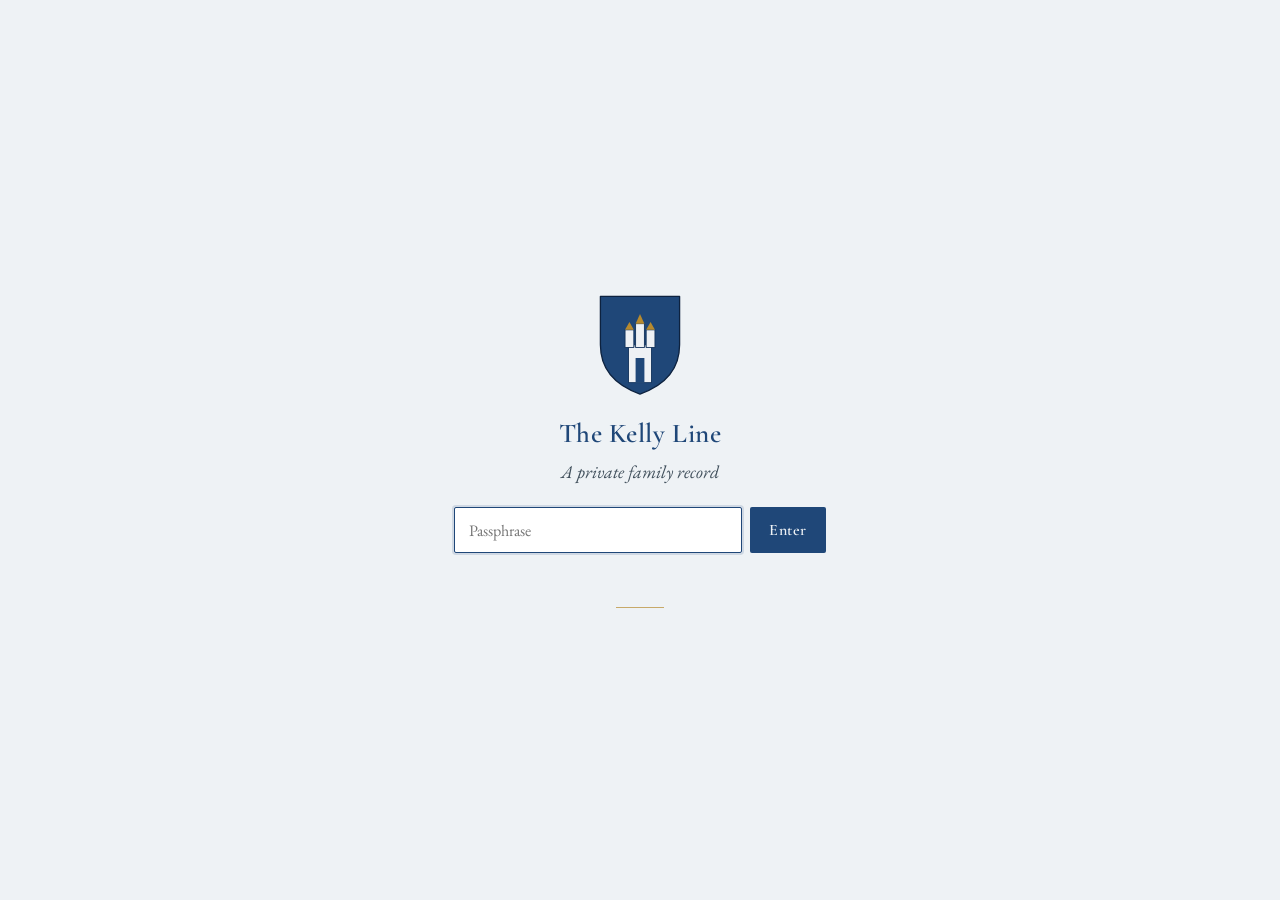
<file: tree.html>
<!DOCTYPE html>
<html lang="en">
<head>
<meta charset="utf-8">
<meta name="viewport" content="width=device-width, initial-scale=1">
<meta name="robots" content="noindex, nofollow">
<title>Kelly — A Connemara Family</title>
<link rel="preconnect" href="https://fonts.googleapis.com">
<link rel="preconnect" href="https://fonts.gstatic.com" crossorigin>
<link href="https://fonts.googleapis.com/css2?family=Cormorant+Garamond:ital,wght@0,400;0,500;0,600;0,700;1,400&family=EB+Garamond:ital,wght@0,400;0,500;1,400&display=swap" rel="stylesheet">
<style>
  :root{
    --ink:#1a232b; --ink-soft:#41505c; --parch:#eef2f5; --parch-2:#e2e9ef;
    --line:#c4d0da; --oxblood:#1f4778; --gold:#b78a2e; --leaf:#4f5a63;
  }
  *{box-sizing:border-box}
  body{margin:0;color:var(--ink);background:var(--parch);
    background-image:radial-gradient(circle at 20% 8%,rgba(255,255,255,.6),transparent 40%),
      radial-gradient(circle at 85% 80%,rgba(31,71,120,.06),transparent 45%);
    font-family:'EB Garamond',Georgia,serif;font-size:18px;line-height:1.5}

  #gate{position:fixed;inset:0;z-index:10;display:flex;align-items:center;justify-content:center;background:var(--parch)}
  .lock{max-width:30rem;width:90%;text-align:center;padding:2.5rem 2rem}
  .lock .crest-svg{width:88px;height:auto;margin-bottom:.4rem}
  .lock h2{font-family:'Cormorant Garamond',serif;font-weight:600;font-size:1.7rem;margin:.2rem 0 .1rem;letter-spacing:.02em;color:var(--oxblood)}
  .lock p{color:var(--ink-soft);margin:.2rem 0 1.4rem;font-style:italic}
  .lock form{display:flex;gap:.5rem;justify-content:center}
  .lock input{flex:1;max-width:18rem;padding:.7rem .9rem;font-family:inherit;font-size:1rem;border:1px solid var(--line);background:#fff;color:var(--ink);border-radius:2px}
  .lock input:focus{outline:none;border-color:var(--oxblood);box-shadow:0 0 0 2px rgba(31,71,120,.15)}
  .lock button{padding:.7rem 1.2rem;font-family:'Cormorant Garamond',serif;font-weight:600;font-size:1rem;letter-spacing:.04em;background:var(--oxblood);color:#eef2f5;border:none;border-radius:2px;cursor:pointer}
  .lock button:hover{background:#12325a}
  .lock .err{color:var(--oxblood);min-height:1.2em;font-size:.92rem;margin-top:.9rem}
  .lock .rule{width:3rem;height:1px;background:var(--gold);margin:1.4rem auto 0;opacity:.7}

  #content{position:relative;z-index:1;max-width:62rem;margin:0 auto;padding:3rem 1.5rem 5rem;display:none}
  .masthead{text-align:center;margin-bottom:2.2rem}
  .masthead .crest-svg{width:120px;height:auto;margin:0 auto .6rem;display:block}
  .kicker{text-transform:uppercase;letter-spacing:.28em;font-size:.7rem;color:var(--gold);margin:0 0 .8rem}
  .masthead h1{font-family:'Cormorant Garamond',serif;font-weight:700;font-size:3.4rem;line-height:1;margin:0 0 .6rem;color:var(--oxblood)}
  .masthead .sub{font-style:italic;color:var(--ink-soft);margin:.2rem 0 1rem;font-size:1.05rem}
  .masthead .stats{font-variant:small-caps;letter-spacing:.06em;color:var(--leaf);font-size:.95rem}
  .legend{font-size:.82rem;color:var(--ink-soft);margin-top:1rem}
  .swatch{display:inline-block;width:.8rem;height:.8rem;border-radius:50%;vertical-align:-1px;margin-right:.15rem}
  .swatch.spine{background:var(--oxblood)} .swatch.coll{background:var(--line)}
  .ver{color:var(--gold);font-size:.8em;vertical-align:.15em;margin-left:.2em}
  .hint{font-size:.8rem;color:var(--leaf);margin-top:.9rem}
  .hint button{font-family:inherit;font-size:.78rem;background:none;border:1px solid var(--line);color:var(--ink-soft);border-radius:2px;padding:.18rem .5rem;cursor:pointer;margin-left:.2rem}
  .hint button:hover{border-color:var(--oxblood);color:var(--oxblood)}

  .branch{margin-top:2.6rem;padding-top:1.4rem;border-top:1px solid var(--line)}
  .branch-title{font-family:'Cormorant Garamond',serif;font-weight:600;font-size:1.5rem;
    color:var(--oxblood);margin:0 0 1rem;letter-spacing:.01em}
  .branch-title::before{content:"\2767";color:var(--gold);font-size:.9em;margin-right:.5rem;vertical-align:.05em}
  .island .branch-title{margin-bottom:.35rem}
  .island-note{font-style:italic;color:var(--ink-soft);font-size:.9rem;margin:0 0 1rem}
  .tree ul{list-style:none;margin:0;padding-left:1.6rem;position:relative}
  .tree ul.root{padding-left:0}
  .tree li{position:relative;padding:.28rem 0 .28rem 1.1rem}
  .tree ul:not(.root)>li::before{content:"";position:absolute;left:0;top:0;bottom:0;border-left:1px solid var(--line)}
  .tree ul:not(.root)>li::after{content:"";position:absolute;left:0;top:1.15rem;width:.9rem;border-top:1px solid var(--line)}
  .tree ul:not(.root)>li:last-child::before{bottom:calc(100% - 1.15rem)}

  .card{display:inline-block;vertical-align:top;position:relative}
  .tw{position:absolute;left:-1.55rem;top:.15rem;width:1.1rem;height:1.1rem;line-height:1.05rem;
    text-align:center;color:var(--oxblood);cursor:pointer;font-size:.7rem;border:1px solid var(--line);
    border-radius:2px;background:var(--parch-2);user-select:none}
  .tw::before{content:"\25be"}
  li.collapsed>.card>.tw::before{content:"\25b8"}
  li.collapsed>ul{display:none}
  .tw:hover{border-color:var(--oxblood)}

  .nm{font-weight:600;font-size:1.08rem}
  .d{color:var(--ink-soft);margin-left:.45rem;font-size:.92rem;white-space:nowrap}
  /* 2026-09-04 readability pass: one fact per line inside a card */
  .card{display:block;padding:.15rem .5rem .25rem .3rem;border-radius:3px;max-width:44rem}
  .card .sp,.card .pl,.card .oc,.card .hold{display:block;margin-left:0}
  .card .sp{color:var(--ink);font-size:.95rem;margin-top:.05rem}
  .card .pl{font-style:italic;color:var(--leaf);font-size:.84rem}
  .card .oc{font-variant:small-caps;letter-spacing:.05em;font-size:.76rem;color:var(--leaf)}
  .card .hold{font-size:.8rem;color:var(--gold)}
  .tree{counter-reset:gen}
  li.spine>.card{background:rgba(31,71,120,.07);border-left:3px solid var(--oxblood);counter-increment:gen}
  li.spine>.card>.nm::before{content:counter(gen,upper-roman) "2";color:var(--oxblood);font-family:'Cormorant Garamond',serif;font-weight:700;letter-spacing:.04em}
  li.leaf>.card{opacity:.85}
  li.leaf>.card>.emig{display:inline-block;margin-left:.45rem;font-size:.8rem;color:var(--gold);font-style:italic}
  .leafmark{color:var(--gold);font-style:italic}
  .tree li{padding:.34rem 0 .34rem 1.1rem}
  @media (max-width:600px){ .tree ul{padding-left:.9rem} .tree li{padding-left:.8rem} .tw{left:-1.3rem} .d{white-space:normal} body{font-size:16px} }
  .pl{display:block;color:var(--leaf);font-size:.82rem;font-style:italic;margin-top:-.1rem}
  .sp{display:block;font-size:.86rem;color:var(--ink-soft)}
  .sp .d{margin-left:.15rem}
  .oc{display:inline-block;font-size:.74rem;color:var(--leaf);font-variant:small-caps;letter-spacing:.05em;margin-right:.5rem}
  .hold{display:inline-block;font-size:.76rem;color:var(--gold);font-style:italic}
  .emig{display:inline-block;margin-left:.45rem;font-size:.8rem;color:var(--gold);font-style:italic}

  .node.spine>.card>.nm{color:var(--oxblood);font-weight:700}
  .node.spine>.card{border-left:2px solid var(--oxblood);padding-left:.55rem;margin-left:-.55rem}
  .node.spine>.card>.tw{left:-2.1rem}
  .leaf>.card>.nm{color:var(--leaf);font-weight:500}

  footer{text-align:center;margin-top:3rem;padding-top:1.5rem;border-top:1px solid var(--line);color:var(--leaf);font-style:italic;font-size:.85rem}
  .backlink{margin:0 0 1.4rem;font-size:.82rem;font-variant:small-caps;letter-spacing:.08em}
  footer a,.backlink a{color:var(--oxblood);text-decoration:none;border-bottom:1px solid var(--line)}
  footer a:hover,.backlink a:hover{border-color:var(--oxblood)}

  @media print{
    #gate{display:none!important} #content{display:block!important}
    .hint,.tw{display:none!important} li.collapsed>ul{display:block!important}
    body{background:#fff;font-size:11pt}
    .masthead h1,.nm{color:#000!important}
  }
  @media(max-width:640px){ body{font-size:16px} .masthead h1{font-size:2.4rem} }
</style>
</head>
<body>
<div id="gate">
  <div class="lock">
    <svg class="crest-svg" viewBox="0 0 200 240" xmlns="http://www.w3.org/2000/svg" aria-label="O'Kelly arms: azure, a tower triple-towered argent"><defs><clipPath id="shg"><path d="M 10,10 L 190,10 L 190,120 Q 190,200 100,232 Q 10,200 10,120 Z"/></clipPath></defs><g clip-path="url(#shg)"><rect x="0" y="0" width="200" height="240" fill="#1f4778"/><rect x="74" y="120" width="52" height="86" fill="#eef1f4" stroke="#12325a" stroke-width="2"/><rect x="90" y="150" width="20" height="56" fill="#1f4778"/><rect x="74" y="112" width="12" height="12" fill="#eef1f4" stroke="#12325a" stroke-width="2"/><rect x="94" y="112" width="12" height="12" fill="#eef1f4" stroke="#12325a" stroke-width="2"/><rect x="114" y="112" width="12" height="12" fill="#eef1f4" stroke="#12325a" stroke-width="2"/><rect x="66" y="86" width="20" height="40" fill="#eef1f4" stroke="#12325a" stroke-width="2"/><rect x="90" y="72" width="20" height="54" fill="#eef1f4" stroke="#12325a" stroke-width="2"/><rect x="114" y="86" width="20" height="40" fill="#eef1f4" stroke="#12325a" stroke-width="2"/><polygon points="66,86 76,68 86,86" fill="#b78a2e"/><polygon points="90,72 100,50 110,72" fill="#b78a2e"/><polygon points="114,86 124,68 134,86" fill="#b78a2e"/></g><path d="M 10,10 L 190,10 L 190,120 Q 190,200 100,232 Q 10,200 10,120 Z" fill="none" stroke="#0d223f" stroke-width="3" stroke-linejoin="round"/></svg>
    <h2>The Kelly Line</h2>
    <p>A private family record</p>
    <form id="f" autocomplete="off">
      <input id="pw" type="password" placeholder="Passphrase" autofocus aria-label="Passphrase">
      <button type="submit">Enter</button>
    </form>
    <div class="err" id="err"></div>
    <div class="rule"></div>
  </div>
</div>
<div id="content"></div>

<script>
const ENC = { salt:"GKKdBmWOK0geHWoTw/DBdA==", iv:"9DpUW+5F13IbgpnT", ct:"ZUXIgWo8WRx9SeN85zwXEQFOAP6svw5/Ts1W2JppndIUv2xn8m9aA5O29SK9LGZ1YRIyW774dvDWFsng2H9692brasJykZQs9pyPI685cvPDknF/NEGWm5J4ulMxYimP8BMhx2XA84hKdCy/8RlRWQn6sgBuGuTiTuZaZv3930+WlQ6Bnxo/DIWRaARx/xIc1WJHnfH/bIwufZF5bG0XP6mPux15hwzOKPIuH0LLIWKn+xemZYLq6SWwSdp/N1x3kIzQ2VFjG8kXKV5sawjI86he3+esbkuj7a5jqjw0CZK+7fGg0xtr5v6KmmM/+3HjMO5mr0DfvbmnjoM9FzsjbD2h5MNMBK+ajyb4x9QCteUHBqWfMWrcc8wTJyLMjfCBXuAh/UcoElkiJ7wlOnMNEVckz0hZZDl22EPcEVESLOQ/Ir14PT6FyBbSLuIq0qjo9od0d0DzWMnBah/G2F4R5ZRTli5MH1ypnt3hVRIoes09Ueoj0RI7KGeobXZbhEAyj6G2RNbTqAVJ4KU7/Z134QmQf3pjAPivYLOUYQ+xsFFuxfCEKClwf1HO6EUpRfytK/W4ipQdegoB/h+W6GsKp+pf8ZIrmT4h8sTPc4b/ig2XXgGtR88PQoe24BLMZ9OYfKzdYFG2qkewPS2X4PxQZE0VV76nikT5yWEaIehdIfKtf4uvykLUuEzi8pE2aYg5/PfMrWdhgmKPIZY6SBjiW+DlHubKPQTxnmB2BYEUE9N0wYZjfw/VtEt+ho62FrftXAwU6RKvBgDJT3648RB45UIZf5EYQpRbgTF1c+PkUVhKPPMfi7ckEoxRjbA9LdWdmt0SwVY5TaYHNCqSlI+OPBgGzW2yrfW6zrKdJ8znhYchf8uo/SPMFj8B014Pm5boDujXf8tuOb0cgM2X9mdjypVnrX7N+Gh/Ll618d52THQcPjWPUi9x1/r6n2+Yav2vTHCnQH8NyQbKUQuc1qugd7ewkOgmLlXDfzT5PiEr6Adj4IewQ8kh9Qi+pzqC150Va5wfPebtCZJe6hflBtxKOAXTinc5zubxOZK5CeVLPVE1bV68AIMQW/Ujb/RHdIsC2kcSkhNXatqu1ESFqNsGfCP4WCgYyBk8Mkh2/d+cUFx8+8AL9i85gF8C9VYqlBWwB2mgAO35MQKcT2OIlDySi0oOQgSF97e/Lzxbs+fCYzQUD5w0Djvt2NAYOKlQqdEgVVhLde4zgWc9OOX/LE5+siRpDTr4QB/RCWpWV6Moocj/hbEzPJQYZdh9tXzmc00IQydUX+/WKl+oGEFotL6qfEgqhrKfm9QJTuTs6ovSVFJbNUfC935EO2C/c/HcRXgRGvJD1O0BNrMrWaRQ/NwIFEFP4RAZqWvKmIJXc1ALr5DaXxAuV9VjNLHA8O6SvZpTy05mW5AMN8MW2JQvO+DMs7pQ0v0OBCyvt/xdv57pQVlauXVhANuogc1GiCIPlUyqpIDHy8ajedvNl1pGUDcWZtCC96ZvWDCQy2mRIrw0CYvKDfN97H8NG3u/sGm1h5cwDaesFJ19IxNiItqNC23sG2KYT9m4f5IfLOg6Ica6SIGmV1CivNq98gOrGJvhIb96JF/yBBIrei7psrHQAGwI53eUNVD4YCiqLvgoFzHyF3qObafTCP8m7vGAfKHoUklJhArMaSL8xpdLutSJDOb0IOHwsR8IMQ1giRwpXpXc6cNKNTLCfRapbak/6AV0PLLQgFPDhhe1II/ZKOww7wMPuApHOFM978QbjJIs/pGXS5PZTy2WKKJuIfh276XNUsNUMUJJ4Z5aEU0eicC//MNNvkV+iOTDUD1/Qy4mxA5qVz7o0h/Zn/wg8c56PHTsRNgW9R7llBFrg90A4WjD0UUVFAfaG0coR7MkWPu9IL6oe9ti1s9nmoOrIJSlVnW0d8gY2UHngdctcYmbcBRriSFkDiBkPi46Iuxf+luTuJt8V2aypPu/W556ihiUcy+rWMl1B3FUuE2CX1lHktRSEfTv02S/8wn9sCHsCccjK+qxkcAFQzsVAcWZaP591R8fl223o1AbKReAsxCGvGrkBF8W0aaFFpam4AQN5GmH9iYVgeHaanTiiWvgRCscYUTLMA+zvsq/NbvVSKM7ULaDqPN3P4X6ZCtymcnPGK2FdX5GwSo08mwAXt6qqoJMOXfDhbREpzYDA/Sy1nG7sazQ+9IRcyfWGNJKw1QNrgxYWEK5Dz0LsWaIEnVhKt03AiiUcQUMU07BqINoBW3lNEc3uXWgW/E09hDsA3giQ/XpB4dK/ebKSZO0PclNEgR4KcXQBSuEU32XgOnN/da4DEVNSPDi9yiwP/HVXfEERYZnqNm1A8XZ4O9Cb1HMWWQtemSRqmO2s+NLUXLfFDcoMw+ndz7aaZ4joJwNmN91tD/[base64]/f8M0AI3j7TVlt/mZTXm5nKdgv++3Il9je0+DFQtA4hWT7lUydDguTk+A5EK/BVRerknot0MJsCubcAWVuliqMXjdsPrQUI99kYell1qE/ZTKfdAlFDjGkYZ3/[base64]/5iyQPMFrN8MhSPaQ0sMSn91OnBobIhd5itzd+2umviDfs4p9PMJDt0NIOA1BwSVYP2Pqm9/sSpRFEEJQLWPAiFWzRZOR3Z8vKUe1dYfl8Yb7XwSC+YNbrot5zEp2dRq0X8gAGXAkKEn12ipKwa23zUxlJIqIf6F3icoKhEFJhLlhFg0sN7ir5y58rp0mOxT+JQsrxjLPgAPIsSfQ7IqUq5W1RgciCo7lAB9ntYMtNMRTueK5lfTa17KoB3XknjJe0g7tB/WCNnLpdlSJPwtwllrIV5SE2gqijelHYxf034GSVUygw/g/VO4j41NplAYV6Fbv4aKE6HNZxL5RhtfLFCqGjyM3ABEnuzDG2DaXqY3zBYVK6xPMsHqEDOqzSbQjcFy7fEU7uZv5d/fZaLZvFeNp7Il+wKERSkDw9Nqw2skAxCk/mIO6E0HjjkggNkwGbqkDcojcdmGpoUG6q7kvPcTJjFPLtIB1ts/[base64]/8ED2Ka1s1aXJq9PbYDKmtQLRuid0roRtFiIIV2FXQbiEgZ4kDyMrMjlZR5jZFab3TFv5DALI7oY3QldjDpGjwlucqWOy2zAHaU0bbpim0LXzDNsT+B94masLfBsqSvHOYuXEiAcCGmcZ/sCRseCmItMw3syIiQGXMMMgonHaN0A3hAN5bJDTE0YtY8053pKS2xBQpUB+GNbJszX/EgKqLAJSoQHGlew3iRQkvhzAH4t+ufXuGpKB5tBoFL1EcVR7ezVgjdMlo4cQNYjbJIGtabSCAqHlKRwtp5Sp6WelDQEkBgJfUZV97rD57NYItK5AX750/2eBwAHgaBlWN6GS3cxWs9Z7pttsVkIbMDWWWk6PgDEvELZF/xNh7uSVFkFTf/ORqlKXdkByF4uTtA4BpAl7NYsPCg0OLIuxl6MTtvgRTGCZF335Rew5tIW9NEXYSZ3DKbaYYoZUlMbCRlM3MpA8JF+kkSi/K2PDWSWnFqdevwIxoIOoJmGYY3F9/zpX8DUVQOzuVOWJCFsxmpAXpxte/M3le/CuJlTkFhwOOviyoJJvAhQrA88KnEzGdg/4uSL3UZu3yQBJOqLWVyQpdp6vmd1c1D8airSBE+4enUxWZFerVPG0hE0HEu3Bis5NtFUXPsippfybHeTRhEu3m1v5EUmQ9ctIBatAQYGNnrvaX4LTF4DDGWpO8KO2h6S7Qfh1do7RTHVhc8/VDvq+AaZ71GrOv8rmDir2mblTLeVh88G6gWtHdWFosW+s8Gy624XAPrJG2yAWvhTjAe3gIoEzIDwMeYJ32xxh5k5qG2QsmmULr+LRoKL/071a6F1hs4pO79k8szgCCBRdUT31//cKT02jijiUs1wR68qpg0Mh8ZRuEPk9zDw2OUwZPg3egDJtVIKTnwrOyTlGEOYnNocEGcjMZ12b9YAeAEgMAKh0UE4pVNl9lUwYZmkD7ERrk9PaU3hKo4GrOXIskcGfdU6aFXF19yhZLu/1C1MNhZJ5E3zNig2mbPEcnZae8ISp8N6Vn94Gm5/ne6KArrRSaXAIrffTiNFJM/Ej/J9srV/aY7Op5FWUrfWZNaFkcodDHBpWjPcRf1EItqfckbkFnpKrG1zQQfGWY4/vOtyn3jSNLl0nqT2bHkC+CIP9eYM8ar6nHJqsTfwDeYaX++6/ALeIukuZuSYwvCz0EXDQAeg3o3Lg9AHfmELU4ZHaYVc+BLX1DFlWY9YOqgOsIAYSjdOopT0Ahl3RI9UrFFVFsFbvGv4oBLAM+goKWBA6yBjGTORUvkpoN02cQgteF9Yxvk1sVe7XcH3arIs5M8OW0bFMdwMN8GaWfjpKt+BdSJFgwmumyQdq6K21NDviKu5/XSgwJrFWijvPbWRoIH1Ngrs5U3zQ8OJ497dmr+Uz0445/UYaLB+AbG0RCVOBBzkPrczF5mpCSVF7OKy2qlRc2oiuqt94VJAkngPDgkPrqyBoxMgd7CN1IbxYMLcErmTiyHHjLLEBj9gN6gRkuwouTE3psFSip1GM4UvoSa4FSvHjcXGUwTF4n6JG+/d1siNPkpQdF9FoywRf30S27I5W6UYnksPvODxRyI3RMGMjgtgQIc3LYVIrKsJE9fbqRx6JppBpKwcnKAH4lcam6KpriP1N7vvql+5kFiiyHLd8H0QLjdLj2rDeIHaMVdVRPXitJIiB0DozzcbYFq2bRu5o1ljiyJwP143aaV/OVAg9qAkHzzxns7lBBSfA11yoZFw3BVQzK2SroZzZuNQ5yPKpyA+/6qoB1KBeiZ5KRAe/Q/9xHTz3pFVIFr9p7Hwh2qh151wdj8emgpKK8Jp5lNUYHSEZphGA16T+xJTKDzU0GCxqK41UELRVHuV2oR/c1qwLM4jjwc4tpmOhvNnKKyrLb46XalhRwfEfQryIvpmCj2Mi9qFu5HfJepS73iKZl/GE79CMlO9Rtujwf2miWnh0XDu1477gLVVCbzonFx+n0Wv59sjkKS1kfKIQ7uie6fGnnS5P0AlEhoLPbIRkYj/7WExO3ojiH6KMAtZpQuSglEcdAgjNnqJSJ5yu7hGTpslIpPhmKBuxwPtHH38au2oXmcd0Md0Z6i9acV6NHzhTDnkGCo6vaGPi9G0YyfG+GOgiXSlfSRxth8R8KuS4NmJmLltpbEAZx3u0GBZZrGD/GrcX4x++6lCl1GzsfevQk0tOR8pos9liE4lgp+m8IgTjoBIS/VFhz1hgGSUpmaIRA1rfnqIA2Rq+OMZXP0cyg4APANB+kbDp51p7WXllf1YAR9vU52pphEc1rcuCQancIpREeMi1cKElY5/RFPUifEoEMogwwCn0v+rNjL9a9ni8lULr75WzDqvqEb16wsezbm8oXzCG7Pn7h7oQCAI37IULcgAmsyEByDW/3y3VB4YZ3dFFo2tKkOAJMwuQGyUhMosYQSeyQWiTbyXZJL4M5FKLhtnSHzTy8gz+jEQunmJ8O5brqUAhhPoIvKla6tL9FLRttg3DRkd23ePPedEI43O5E/TJA76+15DgIbvbvIa/[base64]//8O7u2b3H+2gPit5xbxFHmXMFq1gjJu2Foq9krpASJQeD3rJVgEU2W55mp/PG+XegVAUqFJh43UyvL3uma1KMU219egZNrXnBHkzsklI8ZJ9GQ8T/1AALHxB2Ukr28VnDML7BSP/n/+KE+iKvZy+NfNJwdoVCtPCk9qCcejbaCFP0nY7DnLNNkgDs/Av9mHJ0Gn3f3mbSYC9d5cd+3Ji9rX/MqDj16xLQnvFi7zYfKdUuTvm9NMG6cnpUY5GkAiK3XErQ2aS5d0n5kXcHhKCtC1iUedS26oQe/tXnVUs0WXF35KUSqlj7YRP6q/4X8Tbm71/JhjYuUXWae+J77P0L31RwD/DU7trSInMYQzR9H7D2V2XtNIP+mFzVpulb2a3OWU5pekltdQ+ldqKJ1T3eZnWkvs9OIfxdPpEokNU/jCfUaT9Voq1QLCcsi2722alYesl+Gazu/W4AJP+aKgHfGEJA9QHiNdjQ6iaNt1JSVG5D5RmikSGNrx7g1Br6nkgGyJTLzNDAJKPOGJ97oChnIfSOcSw/C7UFcBEMGQsn2ylQDQ4fxXRaRCwdt6OL3qFnKHRaifBjNaBNwFtv4w1lPoS74Nn0h+2OLv5+Y+3aA8aeRLvsdVtR/Kov+8Gxp0J37vcPNVLMOYklGC5R62LHPhPnaBSYtfLDRFFveIaQgQJ0ertOuFBqePVkfKn8KqMCxSKS3U2EE1m4QD8ISohccGfsNGyfX6ryriA4J5Os30ALyL/4EVtC4THHGVxNEmpBeFhY9zkJBmK9i9PLOdAiA4nTeVKHIdmSNPIyGLV1MRrm2wces4UtFYWfTr1OWEeUIBsLv1Z56TK2xJMULHGE/PstbJvllr7WiEiRWOJW0m7etZOXTW0Iv4XOP0UZVY7LQWCgY9ysgqpZ0paI2XVo4+yfmA558ST4AhsnIKx5aQrQjksN6KfrgvLz1pZo9nr8TV0HxbNnzk6b0+64UDRmAEZ2RRtxbu56PP8xKwr9AO5VJLEASgU9WdoPGMuOLVc3jVBoPYxP/zWpA08kfl/46x0XM6oUC/ro/OTKDTjZJCDKTZbO2q1NhkRkgh6dcu6JZcxG0c7tv9RxFz/9ubZO3v4iA/YGVAyjDQ+2g6tfzu8bopu4C/1jg/od/eZYzXPSrKUbZvS3cvSpj1zr1dywVsxGWOdGqEtoUJMsFwihpMhBAj0I8wVebFdSlHNUP3RZGXb0p/lVOrQSYu3nCoavLsaEmV+fiwopxkl/IWgGIn4qvInHepOmPzjIG08uX0y3UIy7G2QwWWxjt61BGtZQ2+mpeobidyELpT1qK5/zDgkZbE1P9FG+PSNB3TqNaXNESbauOYY3P99U8HonWPMECNjFp/748kzPpgi/[base64]/[base64]/TQQuTS5O5x4nju0e09f5sijMZMXlZSjmUJyxABMeYr/oNxiiGQjK0Svbk3egPNUoNILpgQUWSAbgrM/jTW6Qz3Ac4/G5epuzou9KyHgbefuyc6aojeisfq52UxpV87iHD6okexkKFagppyuw7Dbo7VomSta+855L5NkN8+OQm/OtqXzoOLQ9nURIAVRhCSnKTgnwMrdsMbkpT7xFZ4b04v+h2ULPrRkBJDHUoEU9iowyiyIjD3rrGfh2MXaFYn9HkT0zeI7NFLCzh8A1BYAaKEzcy1JDPIgqN127oVV9bHyESNGp5NqFojCqpwz4jSAqcvmEKXbh6g5ABkDhQkQwwSk/XwkF/zfSQWutdVxdz7AnwE7N3/eI+US3SyjvKTowK72HyAMUDUsTiq1SMvqELNAOi5dZSbvO8y3Njlh9RSwc7QGnygj3JZBB+qS8reimLRM9jMZW6+WuS3QZ0ObZhqySo322DRLiUHwrgme+8kfm9e4fWZUY7E5lcCHsv35G27rnyD3HztMVf6UBZswS4ZUR8L/EFHQHx9dNd5cyTSxMAG8+k4O3Ovb5xy5WN3Cye5KQSELO71Dmve5KFl4AExE3gVBfHqmgha+EI7zIKXnsH70KjDzrIr+Zu3rmu80rVIuilfMf4hO8BkL38ebAksKB/QNpeZrls2T4efeyqXW+ljC7Yeuo+TwFdzqk3rYu6kn+Ip7K/alexYVeCprECmM82IQxHOe4g1v32kzC0kclS8+1PtaqHFJJx83jGzZHeAkT/3aHTJSQps6QliWjJDyJUpKzkzg5z5MZ3YKTS9vj40VjUs0eVIaYukA//r+GpQPRIF0ppjtZq60u5C1DjKKzC248PUSKhA8HqgDFgrNc5TrcBlQyFVl/AAIx1M0RpEIG8u4hkn6lF3GKnwdprJ2Ij+qWZwahKdyD+chuUq+7tKiokB65yOWHuKDsJvS5NMNM8P+kFBpdmrw+IuhiXUXgnonCB6wtnJCAShZ70YqfEaWehDBFhYJjSTM2WYjd/7v9QYs3sYE98pWcSJkAZbAW+hKocyjy6gDfrSyb6OQk/ruDb8XuCbM0TpBMyRKIsgsEY0Xe7urhSp6uff7F1/5VpmTxI2rBqmzy89agk1WViNl03EwpoqulBdYK1vSQOWWPhC4ZW705SrMiQMWL6/LZLSmo22BNJ9EdnkZdzeCanD4VqvucQiFub449sbOr3xx13oJ6jsyfDaDSXe0KcCMGw+vT6fzXwaTeu92udRD8O7Ug1cFTVTWWvPu4/y31mmFShb0etEisEWLPB4WDyk8p6QPfInAYFTmqUhL6UtRFdzts71mzHyGgcrqBbiZRJVBhqAV7uaoy7vdjxuigqF9arjSErYmKiwxFOt08aw6iL02xlcjOE72Lsqg/eHYDvhVs4SzuAvfx2a6hyq3t9YgnPYegWZTG/[base64]/VL9lr2ZOYfagxVjp5KaExsTMP2FSv4ydEuiN0D4pXznPrng00M8ay4DyMvALBx14GvWMwnk8YRbjhJpPCmSCWZfxK4ypiZBqmHrCWbQ9zbvBlIUjrL9ofxmPtVcnjzsrMc6SiFbkOq3c2uinKkybQ/FnYzkx5z/NYCXe6hcOp2twassovOj3qaRvUVpEBsd0IIvTWNxe3c9i/[base64]/cV9OWrYlH3OfXEjAFqbjvlZToperHos79eW/in2gT828cpYnxhznP6txw6FhhP1gwIdP3JA/XboyRSlZSyyG+PZ0WNb8PAWUo3FB4FRNcLA3Hq2Z2IHMO7KWtHC0tsgv5XLbp3to0y23udF5owfOBwXTDitHiucL/RuR26NZVISHVm6jOhl5nnR7syXlx8T2H/x5hfvwJCGdTAh45Iqr7aZ2GiPg8180vmZDnlKIlk900DFschQAeC7LM+FW61tmV1MLLmdtWOXLChu2AMyogPmpfiB2QaUb8mtNnOQxQFts4CF/s6OnEUE1Ww1AxJXl31dqVWeggzVQ6CAWymx61WoHTEDKJ/8v5QYSgop36JeAc47OeDy1UO5nOYG7vMHsUO+eozAG+pjmvME/[base64]/wz6PQFuVsTd4GUKAiRzaiR1I+B8LPFAOu6WvvZxLhYy59+qYyJyNwiDOm8yrmD12Qa6ohRGIe6n7pyHVYGu66HUe5dgFL8vwNJsuiz2olZqqQVWR23PALQEQZBnZM+eaatVyz6NxZeKiw0anRRPSJehlqx1Z543qPDBQeTdIQV/TUpv/UqTcBuu7eCRrytiyH2hM3qQimDYdNfMQSGe5dJJDlcaO6yUcOWcobEKJf6PTLWrR8ox8ScXWW5jsiGVXucgO9050lXBdYiNmwQYwgiR9qmTsUdcqn4NxBmxSonGte3sJQm4H4GBDMGPfDWbZ9CtgVeUAJd0e3Leb/SoMd7d55Y2bMZUDfTlhFPxUghmC3LIEI6XvbAPQYYrdA0AhtDvaze0BaGjSI1BpS3f/Qd73upTLfCsGF1IkSN+g/JKqse99u7VpOStrm1zeh4G+X/+1zuSO+cWxVCUc4VP/75iX2veIjqI/Iw7mN7Vn/zqwT76Mrc6L50WXm0wLr7/fZ1b3f7ymdgpm+QV3O5nF4oXaaY6tHErrYZY0X75yD0duv1fg7+ItibqT4RARoy7Nwix/GMra4zBnw0pJJxi0fSI88HHdQUcuAH7XkNfY5xJ6Sd4gUzo48QlXJLD8ThTWlWhQ88isNTnKqahn97Pr4OH+QOt00oxsQDxB6DvKpaS05lQOkQzlVdMNnyWEnv5U9kVoMNlJEZIr4qeMlznMdtrFEjkxUy1K7OHux/tO/sjGdURSjffxSL45apas/sO/TOnlK9J8tKxhg1cMESAf3sFs+ZIr/D86jkUt/CcaEn7F2Dx2b16B/s9ygRqS4OlRZIL4u434jeasOTrdHJZoVMtOkwMzXBc0maaRSWI7aKpmXwWNAu/pYegF+LuZm+vy7oRmMkzwyetmS7+uf2jaE/1nNzytt+NXX+EWpJ7NxsxXzpkcBZcQp7Wkyqid6zUTB8gnUgCf6BOZoj9SBy1gx6Tpa3T0dVmmf80yVxpm9XbuMzK2KlDXyzxVxoZGeFWFtGv90pfQpN4XTbscRjqR0mWZ9bRMRCFyCXRZgnxaa0dkNYGG15U75HfhZXDKJ35jAbuqewe7SeEvAeoGKmI63Hhz/xqJ9NwItY8JwpyraetTyiVfu2CwL1yeSJ7048NV2LDtfyl0nsoU/dIaaSKLOvSLUcBiXTIdngHRxKFkTW5hGvEgHicxuVXsukQb6pjCGIGWW8t+WHFYoTv/fK+ccoH/jJ27qr7YVyA6EYc8yNB9kOSHREaHtTamRsKZyG+NONbDKWII60TzWWLhGe4+eCOGlHIuMyMgHcMNpFvyCAZTFF1LY99CDgTihXMwC7ScCjIzUBCI0YMR9d8YOU+ncFgQPt6p/TGuTBRHbi1PmB1otv8p7UU7OaE/30Wert2oeVfThAhH7FOJw8lMD+EXebzS95mmGJClLOuhfLAvdHcJ9E1FYvq7QgbkUvNFmp4/EFOOSccT98o4K4IJNFlbM/lKcxx2ODGuPJWEDpQhMFtGfPXSKArrgL+OWG46+K61q5wLsINTDgX/wrCcuQqbHFOfBtc+SYcrsaxooEXpH0pyyBZ89cxt4D00jh0D88FW58h/wjnY7BDD7FzJ66RDXrR3gct0Zz0umt4l7QPTmmyJgzeNzpFbO9O4Vgcp3Dx7ZNLqb+dbvwR69vRUN+ut6Eg9AP5q14He4vmNf1Hr80e7pOJDdx8T8/apEixJ05CTHJQMObduJjt3KSQaU409HcraGXVMR1NnhkRJ2jhxJUCDk2Db5bYZzbSTpvHAOrSrSh55bvzQgxoVHU0J6L3L2Fuf4WmIGCoDJ1P/I+UjWgkdmJPZzJQEQqrz8nJmcKCukhW6Vw1X1fE1ENKsLmKh1hGF0RoNaotjvFrfJCGMP63TbqgElpOHh7Fbs51UB16tjEa9OsdIi8rqJZ1KdfwTt6JeML9d17oHSPWLTYOXQXaYNykKklothFdddA1oIN2U1LWSk3PvS4S92pYwi76eqvlXDKuVZLrCofgtm/a9HJbM/ZtQzIP7HYA9KAmFvCyUYLt3qWXrhiKtl5RqbpCXZyxF81nj4x/z/2jVPcb2PuPgwts/vMIKKvWaaQP2ynSn2hWQA4mXvCfRgXgfCm1PGH7fRvLKxN0LL96+YWIOzcMEe2CTGSAdC6h7XTn4y1r20gdFNEeHCUewbC9q7rzjwBCh1+MaVl/YcoKRh2IZoffQlaqQ1JKwgJU9aNaiZXUcmiSA2s6L/7cV5fwTVcEJTcIZ4AUHRd9QVQ855yQV2qvJq4iA9IRyJmwabqeQOq9xewmA2pXJNiMb7Tm2ZWgJCmMk5IJ+7RDqr4aAoA9fhLCw68EdqHo6JsDd0g9SqySFdK66bbJs9edQp1umfY3YU9P4O4eVHDyUXaPrg3EAdwmaX/oU36gNsmg1v0IK2QYVXD/f1FwL5p41iEnFc2+Pjx4sqAWXeiw6o3Nu2+roF70V/H+GYTNRNeE/S4uUMU8qnMnNvMqWOt9TEBRpl2h4u8Py70JlE+n/W37hKoF22gOcPl11RUkwZMc0mu2Di9QdjJ+NY8mJUaflxyJKXvtbMwnvxfEaiKPD6dPcwX6yY4zSugS/ZaBy+CybspbPvLLRMXz3kux4qtf2oJFifRlIEDsVUAlm8GXRSJscUqE5IsgecbxoFeiLe2VJPHGrzRGn2086uBG+AbWseiuaNHLCR5fxF3b2qgMth0sgnTLz5XgQNzuQPDQQyHPEzEDMW8kPagI2+1x1o9HFAO/[base64]/PFZ5rE5ohYJtXvIJJ8V6qL6LVYxATsD6tOLPHlhHQoVSSRYNRvY86YzvOeUVaYxOr+2bdATYl+zkTaBAXxs+9tAXNguVkW++jXypGdnWfV7/MwDhRswdZ1shjZi3in3zKlFmBE9OtKRqw2XrpAh6V1PHYG3WEgPHWb+ekky8lLRnNSWTUO7NqJOpgX76R6K1gAcG0l/FYTy3nOk0eVITTTrIo801xVNA/108NEjZ+pNssVeIpZGhmJSH6XoBrZxtRdGSLOAPr0WsqEXRCNwgCcbc/ouiZaztJ93ehWKp6pssXIUznBWBjfCG2cvRPdCnUm+HXfnTL5o3a5Gx0eII0CxWx03e5frk+Qj/JNLlfiLxe6im3ZeqXfbhJGnd4BQp0DcdwsI9z19Jgrzjvy7JjBz5b6NhT4VGFh306SZux5fqi08dykGaVf4q95uEeyLFkS647VaKVZH6IuTF878htoc0fU8dl1hFPkGPi0CiG6BHtVlCkPTnu9AYy5w/dAuHElk8hFnZ1mwbiXn1oSsDFFXakQSoqsKXOUZq1km9lIjI+HB+M6UkrEdpVUssi7H0JQBBM2YvYTSSXq+wDUcIQF/BbKTVH9TiGkci42wnJ6+DpfRe4Mn8Mf59CFEgX/jebwffjQ3Rgj366WlNadUKMt1kX4rwRqOJC7aVAtB0eNHX7JHCxHC0L9O5TC1+8zz7OoxCNgomA8/swMGIftPMy0oWHKIl4U4EDS2jp9thtU/b3UIPfLERza0rsWv4HUd/V5ycwjaTWA//fLEFIV1odzEWd8wcnDMYY42+XDlqZa+UQEsJGnHfuX0Ye+nBnOE3b/[base64]/3TCJ4uR/Dwer4CIR5+3fE5Jl3vwDiFKgVVfoYO9IW8IsFUQH+ppLdtSFDyIz4EDePwB/awbiHuCC/TwYK9F5U51Cxp5oaOUWB81+7DaACjjxe22M2+j6h75TwdJfqL0gfOyh7eockKuZNOVKDOhoNSNr/ceOzrI95DeB3N1NZov9dktSUZ8zz6VZzYLSb106dZKausuRnOTmPvoWPaVciK1ejB6Q9kTShOP+G370iT0V/4aDKv3Q7IIDeSpyk7aS900F3CUT1+TIzAlojFs4KzbYdAP9zHgm6OeP1JQ9nIKWIgJUmF1MnYAo0R9k3PIcQexZMuVX4LvwifmAQIbhHVuowEN7NHxQAG0rUDlbfyq0Y/bBbUjabk0y+UBhZMHFLoi2PI1gbbDc2uBltQhDdjrljWdRGWy/1iLpliyLetpLarIW6n7uUtdqi+cLQOZSS62CTGvdQcsyha6djHa2GlEzlI2uTEigxY1gFzrw1+RE4asRpAzBTky9l6WTnNJHMO2qcsr39z6nzSJ6SvcQvuaJwxfeOpp8E1zW8E7fnqS1JYrKmPkCVnhnd3uLX7hKeswICG4K5wiBIT0Zo3d2w/hVUH7ZzVY4Ard1M1QWM/K70ehe/c4B6+lYrDxHbMHJcH9O08WoNcdNUq5k+PZJNBd5Kz15w3dEhGpKZotfjvo1/KviwJ4yAs4vNEMCdapPv1Mpb8Wlc8FUjKGkM23g1/h4CVE1WVzaBT16K3lkrUkCzEf9FEYJOcerKijyuSIpQKUtTSlGPe27qfY+O9LOVS3v1eJk4gL0eGtx95Lwjf7lIj7NVS0V7XZM6N5PXby08TISEkmZng05XSnc8PXADpkbm8gZc0hpzT8h2XbwFIlMIIOMP5SX+q+iF+wwjvGL/q/FT20czezcOJ/mm89zkiRPKQSTHuJFrlc0TelRXIg/gu4Kj2up2/q510ZtO4QbfAIsyi7Trg1IOFl69bYR4dv7XXeIKtCH2YYTeRaHRujv9GmxUKAotNGyCj64dvezGU14EOUnat1hp+MVKyX52vnB0VE6ov1Ne8PDW/b2vujyBnRDUUwFptk8On+iu/wbuHqMex2IDIYidzJuuNtbN/WSXd3ZzfUcQtVQDrNyCwwUE6fIVihhgoRYqqNvi1xriMqjvOtVu5HgCGJBSYHdUJzWyVOKsrcdI6d9ogJu8dGtdW4n2s5VU5t+QD9Vk6Xd37ObtnMVeT2HBse41F8dnXTovFEYeE5sz2EumkE0vVHjhY6ybJp81Rzg+hRiGhUZi/MthVREyB2/0Ti0RFT9HPdAWzmmcawuU02RV9LVaCkIHYNJINuyhMF62Qj31wLgqtcZRpQ9XcMOA2O2xrWufH7VCCMmT90H7zj+AmD0PFfxKx6l1DJjWbLL1lzvv/b/1Bv9PhN04n1xgcP9fE9fhg4GpfxR9h33hZHOyV6sqjoq8xlQ9hQO8m+2Dl0EIiBl4/fY8p71peCs3mPoY6TMWiFRNqpn69QufxsMcUmmCwLAoE0DWb28H9hwjJzP/KjklK7IUMxwHLVbJybMkTGdXu4gOYf8E1qqNhyka5ErRFjBs1y3+LuFqP4TbluZFGwQLpoFMLNn9ZNRMsOT6JJIRh8fDclEV/CgOk6GnmPHAn/oKtftcVh1zXABorPZQSu0xxEunKK03Yw79AmZ97YHnravoxIlvWe2gavOglpvx1sEGvg/YJB+Sz825Cz3cVsl7ymPPyNjaR2TIb/KcYkNsetzMx6TcRSne+AZ3w5hXQ01OHKFpeG76StDYgPapqL78XcKgc7Tc98qLIxH7N7SNukj3ZHtmaXaTjNp0y6UlvyjlVzoaLB3bKmJpS/ptdHdTolTeBQ2eTTeKhwnjwXL5ckSiku0w3eGl+h5fwMuYTQnUJqJ1Uz9FTdKmTJsNBTFhaIGNcvr6KsB1w6bz6M3xHRRtIHft71n9aOGB+UtXYVF/[base64]/HpgDiSsm6i1q4YImeAmbeeODyRZA4r6KCtYsxs4gJtM1Thaj/13OTMlXM1n4oMDtYTVL6yjVzR+yENRNru6aYQBZRkxanjBpuKZHGYnbCeAzcmGviBE/EPDRNDPZukiMDagVFMeNtMK4AzsYMbhcrx6OoH8EiBbRbUoRSoU+k1mZ/jA+JHHchToQuupaiJJ2GKvOq9smsH1VPF7sYFRWjAQjuOtAO7axvN0tcziSrX9Zp+8JG1emCHWdT6qWKOr5SrFbn0nu7ZEeuypvQ4hiIxUHqN6J/g14PClnK1/5XYqOdSSkXiQihnSyM0DEv9y8/5S5UtQt1UyhuykvKaQvQmqgdFQWwVsr0TSY6d7JnGH0wtHkFZYRHqLrSEPG7PSN4Hc2vRwU1yB8jTMAYhA2FCdGPgswbEl6MDN7+zfr3mHsI97YGnoeJL8huTUKWwnmhMi5tUY2ib4V6YNUkGG/XcZ2IHDnfJ8xzdD6j3EGtD6PsJfN+K8KyF38/R8ynjGF+FKlnCfx8jGMd/NSzgdKfHKArJA/kkrkLMKEzIXiAi7KgMwq08OcumkZe/Nu3BDrRmHHE1Pr3fgNEgvfP4Nnxjwd+B1dJhnmlJoiZOQmv0Vi7e1O/jKGPbV0KDM145THjKDFy5DaLqn5+Rz1/Sf5ibrr3e7jLDNJGPPfS0Zj3DPbX0Qmr4DMl9/lJ3eflO5rDxiZ4tQZZNLzNH+6dnOnqyGJz0tRZ4PNKeld6zttovqesOGJe5J7JZ3dM3S9pjywgGJXT1c4PUZrg91s4hBp5vqCg/Ak5IoiXAL+lq0lAvljia0uB0WsBS6Wcc0IfCw3Q66nVqIKYn++f396bO7tlW03ZG8jiXEVDQ7j/lHA/XO32TnIJIIprJToB43eEPhVzqzjOh7MxcV14pmcWxSvsubGJIXSMWV4rU16Ai8TwppmLDqKogFSOt9RGtVaTAr6LoHS/3SNviPqq9RybaelkVXjJoRlubiGL0N5qjTqnw/awGvmzxo+s8g6CCe8WZOHrO2V8TDydun64NLkSng9EuvX50IHqBCgAUKle/caKeuakbxCjfHrsWd9VJ9xkxcjWJLHAutGx6fkXKvE67AhxUDbaiXIGxSNrG5S7T2xAaQFtJaMTbCfMAr9tqONKbhre7axe+JRLlTWCWsxv4zyt5CVkHzRIraLC6g0mYkZ/ZtpVwB7saSkXePP7bNBmsvlU9eebsV3iVUMO9xjU1fpVltkT+4Rdb9FSWUyVcXWzzXB6bQ6zvItpIRpWeSqrgfXX3rg/cPZanyiHpGkP4llN4AeWfy+tqfgfvu2Jj3uyDc1J3NPI0nC6sScmcdPlti2zaFlmDbAkLYShHwRIdATDB7kuX/+2Zn3QKKP6Px+OYAJoKztL68BV3wU7TXdbl/23t9ToZNzhuWS77ErVcexjnjPGZkn6cDY5a2v6zlcyxWDkcdAD1XBJUrrVoydHsyIauyuRQfh4oRjU8S/I32xO2N55lhmFK4dqbY1o3FYGjbr9CdkRFxm+VtNwrClnbf+WQGDW/[base64]/lQ3WZRJNDBFECNb26PNMUpLa0XEdiZTjPAf0bTGnZ0XnCdJ7Zdq2MVQoUcTY+fnWT4EcmCBn+vZgKCqFL81SlpHq+mwwbe0gCuKxmTMU2HiZ2tw+NPE4zX5BOxkSUtUCYWZrTPiopLN7KsY4xEBsRSqQGsSI2g5AdrZP6oifEIeiy++hMtLVSdSJN8vWi0DBXtqJ/WFr7L1hIewgtz6xu+aOcI85Hb/QD/3YPQCfSQpnfdv50ZzY5OSH1cbEgj2FlxoyJDlLtmX/z2TNojyNzMJuM1KJwsbF/fIrMCuYRg7PapCFSgXcfL/Hk/YnmO82MJ8G0TnExqIYeXH50hnhDDl7Zfw3D1Z7pX3IsY0AlMemyJPbKWfA4FYrdZJA6ps1UWcU1/iffhG6qZfIDcotxH0em2MBPn9PztCsta0qD9gt2mt4gYiNuTRjilYzTPwdwPpKTfLd6qb2m5Ht71Ruwj8StcMuy3yqFKthcwTL5tCkGygLoDaKjjV6DjNgDSHUTM8PZm/GlidC2wnDWXWLvIKQ0E7WLNrvEFSmjbRaxWJMCnBkYSbLIBhcvuqkRKPF002LXJwFZzuKzmnvBkvVMSq0DHNowzM5iGPH0l7JAJoS/TG/LASzm5NlA6fgEm9Sq/nMCseKHnEcb46R9XH65cVMkE6mvB7zT4fLfYFIAyxC3qf5TYD9fmQElUyNIuWB8hUtNC0Y16YFzThT9mKUVMdu+NW0bt8d6rxF+3vvQRpaGPPiU3dj+9edvQ5dpDQLycdfu9mEOFsNkV3n7tI1YeXUBSWszJMp7m5WMVvNuYXu8dy4olJ/27yJAO8dqv69qO+CXrdZ/ohvZ+BSnz5aJONxWn6GdzmVEi5+pEyLcmAFIrHAk+vVQzFUd1XIgiEND5XZ1DRlzX38LoaHe1cGF01mujB/oT26t6tZjVy6Ng5crcQkidO4WskomFdi4hda8XN0rJyZjtqB87aVrDoOpMA8ZwINNhEJjOOBsciNGIP3yWhgsCyIakSOjoBY82p1/0XHeQJwFBEWhJg4qCQqog2ChnPK+MXPpo1Cb2mwSVzyMhS713PecVOnFG5sJOH1HV4we7TV2cEK3BrTyq4aP8QCO/5E+bGShKcHj33jpKtfQbcqUkYyjnn1khVPKimLuG8rzXrRLTqvvkeT3nwTe1TyCYEgK9v5aJzpDW6WjMUgBAXc5BsqFm9uyptyZ+W6XNbWjR5OEc4CLwNRG0wtdBzjTtDWJPpRrO0VFDwvmrRt5Ny6E9R6aFzTdTsCS9R1p9GjXXaBfZvEWd34hyIIgYq/lS1tYdZOLdok5XoDk0rVbvLzu4TpFo+s2sCcA+lVH2dVoyZ3oJwYUd67owlOBJO356WWwVlzLPumcV5aI/PLiEGLgdJ9Oajm8a3k2ynlrlOWTsvPzctcsTdt+PECuaOjRUiGCgRzjy7sYwb4+9U2n79jICksUrxNnGgIy+5Djzy6YKiGiYSDr/NHFeghcbTiGmt4RolrRsufHdXgxMZHsn8cK/Ea1gIM97/4ihQfWe6EmB+Sgo3WRUn1YRQzMR7+ErFuAxLapGrKnwxFJU6z89ScRDTowMOuuA4OorHsxG6CJ6E1Xe6c4P3hIPR4kj+ltk/nLIV1C0GfhZjJTziJ94jywVGt/gd/c9Q1gGBNG7D0d9ztcNI9bpsByF3jle75Lmv5yW9XRiiewO66Ul4I7q9nVifUmonSSNBEzSuIo9kn22o6U3TDmE/KZcEjChxEJggaqjVnQj7NeKngpkGs9N5CjWmncMKyGXMBkyc30dX3DCzrMGG7OTJ9nNQ248d352Evnrq6/XBoLG1yzFz3LgmM64suZYHoaO8hveGg6GvyyWwWmE4d9aay96aKRSL59YTUWPzEpPAeykcudIAB7FDj+7xpFdadzjqkhbqEzpNx115Q/YC1ysd3N5sB6uXLQUy059njVv5ZjKYhp53JkjD7jSYW2tuWni+UKBw9RMhUQNtWq3dvzUy9plUk0J0KZUbZX9V3U3shblGEgNxnHY8tr4DWzQDafZAw2jzjROOn+TH5KPlxrx1WLEs/+Jb85zkbFv7a4WGdD3J10t5O0Ad+zX3JmBsMwQQeWXmj46oEummHcoNh+sKApCrQVH5tynsGvAZRRJt4q+pWoBZ69RjI3bb+a0v7vq2Sw6cJv/SmvQ0DIylN9kUb4Pm5FCW6TuyDcJG4vJhbdtNBh9s8xdRwoCRY0/B4zTIa+6pLpVTHVblviEYuCPwTSJ48Nw+ld7HabsFkIKu5F9/j3U4XtqFiQkxUr+pTvGw0TJ79gj4tzp2/BvexBeDcLG4M6i0P3ip6uscI2DAiL4g4xMeALynZbO8sT06DmLY3fTRbejSQtwPuwvTcZ5uLBWeEg00fgUsDcKYacCtMbSgEk9LhJ8jYw9RUalfzkvFbqwLAjP3WsQ1LafaDniHBGVvTknfSywsSdrpEHXPhifiZJiuD/XlFizP9JD56RTfaneoPm9sulSdMp3XlCuMr/8/GY+BVnrCHCivz+cmi0EuUnA62gS/tEm2di94haTthbn6/ZGVJ7qvNb5pCE", iters:250000 };
const b642buf = s => Uint8Array.from(atob(s), c => c.charCodeAt(0));
async function decrypt(pass){
  const enc = new TextEncoder();
  const baseKey = await crypto.subtle.importKey("raw", enc.encode(pass), "PBKDF2", false, ["deriveKey"]);
  const key = await crypto.subtle.deriveKey(
    {name:"PBKDF2", salt:b642buf(ENC.salt), iterations:ENC.iters, hash:"SHA-256"},
    baseKey, {name:"AES-GCM", length:256}, false, ["decrypt"]);
  const pt = await crypto.subtle.decrypt({name:"AES-GCM", iv:b642buf(ENC.iv)}, key, b642buf(ENC.ct));
  return new TextDecoder().decode(pt);
}
function wireTree(){
  const content = document.getElementById("content");
  content.addEventListener("click", e => {
    const tw = e.target.closest(".tw");
    if(!tw) return;
    tw.closest("li").classList.toggle("collapsed");
  });
  content.addEventListener("keydown", e => {
    if((e.key==="Enter"||e.key===" ") && e.target.classList.contains("tw")){
      e.preventDefault(); e.target.closest("li").classList.toggle("collapsed");
    }
  });
  const ea = document.getElementById("expand-all"), ca = document.getElementById("collapse-all");
  if(ea) ea.onclick = () => content.querySelectorAll("li.collapsed").forEach(li=>li.classList.remove("collapsed"));
  if(ca) ca.onclick = () => content.querySelectorAll("li.has-kids").forEach(li=>{
    if(!li.classList.contains("spine")) li.classList.add("collapsed");
  });
}
const form = document.getElementById("f"), err = document.getElementById("err");
form.addEventListener("submit", async e => {
  e.preventDefault(); err.textContent = "";
  try{
    const htmlText = await decrypt(document.getElementById("pw").value);
    document.getElementById("content").innerHTML = htmlText;
    document.getElementById("gate").style.display = "none";
    document.getElementById("content").style.display = "block";
    document.title = "The Kelly Line";
    wireTree();
  }catch(_){
    err.textContent = "Incorrect passphrase.";
    document.getElementById("pw").select();
  }
});
</script>
</body>
</html>
</file>
<file: css/site.css>
/* The Kelly Story — shared public site styles (Ó Ceallaigh azure / silver / Connemara green) */
:root {
  color-scheme: light;
  --bg: #eef2f5;
  --bg-deep: #e0e7ee;
  --panel: #ffffff;
  --ink: #1a232b;
  --ink-soft: #2b3742;
  --muted: #5a6b78;
  --accent: #1f4778;         /* azure — the O'Kelly field */
  --accent-deep: #12325a;
  --accent-bright: #b78a2e;  /* or / gold */
  --green: #2f6146;          /* Connemara green */
  --line: #cdd7df;
  --azure: #1f4778;
  --argent: #eef1f4;         /* silver */
  --sable: #14181c;
}

* { box-sizing: border-box; }

html { scroll-behavior: smooth; scroll-padding-top: 70px; }

body {
  margin: 0;
  font-family: Georgia, 'Iowan Old Style', 'Times New Roman', serif;
  background: var(--bg);
  color: var(--ink);
  line-height: 1.65;
  font-size: 17px;
}

/* Top navigation */
.topnav {
  position: sticky;
  top: 0;
  z-index: 50;
  background: rgba(18, 34, 56, 0.96);
  backdrop-filter: blur(8px);
  -webkit-backdrop-filter: blur(8px);
  padding: 10px 20px;
  border-bottom: 1px solid rgba(255, 255, 255, 0.08);
}
.topnav .wrap { display: flex; gap: 18px; align-items: center; flex-wrap: wrap; }
.topnav a {
  color: #dbe6f2;
  text-decoration: none;
  font-family: 'Helvetica Neue', Arial, sans-serif;
  font-size: 0.95rem;
  padding: 6px 10px;
  border-radius: 8px;
  transition: background 0.2s;
}
.topnav a:hover { background: rgba(255, 255, 255, 0.1); color: white; }
.topnav .home { font-weight: 700; letter-spacing: 0.02em; }

/* Nav links + hamburger */
.navlinks { display: contents; }
.navtoggle { display: none; }
.navtoggle span {
  display: block; width: 22px; height: 2px; background: #dbe6f2;
  border-radius: 2px; margin: 4px 0;
  transition: transform .25s ease, opacity .2s ease;
}

/* Hero */
header.hero {
  background:
    linear-gradient(135deg, rgba(15,28,48,0.95) 0%, rgba(31,71,120,0.92) 80%),
    radial-gradient(at 70% 30%, rgba(183, 138, 46, 0.40) 0%, transparent 60%);
  color: white;
  padding: 80px 22px 64px;
}
header.hero h1 {
  margin: 0 0 14px;
  font-size: clamp(2.1rem, 5.5vw, 4.4rem);
  line-height: 1.04;
  letter-spacing: -0.01em;
  font-family: 'Trajan Pro', 'Cinzel', Georgia, serif;
}
header.hero .lede {
  font-size: clamp(1.05rem, 1.6vw, 1.32rem);
  max-width: 820px;
  opacity: 0.95;
  margin-bottom: 18px;
}
header.hero .meta {
  font-family: 'Helvetica Neue', Arial, sans-serif;
  font-size: 0.92rem;
  opacity: 0.78;
  margin-top: 24px;
}
.pillrow { display: flex; flex-wrap: wrap; gap: 8px; margin-top: 18px; }
.pill {
  background: rgba(255,255,255,0.12);
  border: 1px solid rgba(255,255,255,0.26);
  color: white;
  border-radius: 999px;
  padding: 6px 14px;
  font-family: 'Helvetica Neue', Arial, sans-serif;
  font-size: 0.88rem;
}

/* Layout */
.wrap { max-width: 1080px; margin: 0 auto; padding: 0 22px; }
main section { padding: 38px 22px; }
main section.tight { padding: 24px 22px; }

h2 {
  color: var(--accent);
  margin: 0 0 14px;
  font-size: clamp(1.6rem, 2.6vw, 2.1rem);
  line-height: 1.2;
  font-family: 'Cinzel', Georgia, serif;
  letter-spacing: 0.01em;
}
h3 { color: var(--green); margin-bottom: 8px; font-size: 1.18rem; }
h4 { color: var(--ink-soft); margin: 18px 0 6px; font-size: 1.05rem; }

p { margin: 0 0 14px; }
ul { padding-left: 1.2rem; }
ul li { margin: 6px 0; }

a { color: var(--accent); text-decoration: underline; text-decoration-thickness: 1px; text-underline-offset: 2px; }
a:hover { color: var(--accent-deep); }

/* Card grid */
.grid {
  display: grid;
  grid-template-columns: repeat(auto-fit, minmax(240px, 1fr));
  gap: 18px;
  margin: 18px 0;
}
.card {
  background: var(--panel);
  border: 1px solid var(--line);
  border-radius: 16px;
  padding: 22px;
  box-shadow: 0 6px 18px rgba(31, 71, 120, 0.07);
}
.card.feature { border-left: 5px solid var(--accent-bright); }
.card .num {
  font-size: 2.2rem;
  font-weight: 700;
  color: var(--accent);
  line-height: 1;
  font-family: 'Cinzel', Georgia, serif;
}
.card .label {
  color: var(--muted);
  font-size: 0.95rem;
  font-family: 'Helvetica Neue', Arial, sans-serif;
}

/* Tables */
table {
  width: 100%;
  border-collapse: collapse;
  background: var(--panel);
  border-radius: 14px;
  overflow: hidden;
  box-shadow: 0 4px 16px rgba(31, 71, 120, 0.06);
}
th, td { padding: 10px 14px; border-bottom: 1px solid var(--line); vertical-align: top; text-align: left; font-size: 0.96rem; }
th {
  background: var(--bg-deep);
  color: var(--accent-deep);
  font-family: 'Helvetica Neue', Arial, sans-serif;
  font-weight: 700;
  font-size: 0.88rem;
  letter-spacing: 0.02em;
  text-transform: uppercase;
}
tr:hover td { background: rgba(235, 242, 250, 0.6); }
td.year { font-family: 'Cinzel', Georgia, serif; color: var(--accent); white-space: nowrap; }
td .src { font-size: 0.82rem; color: var(--muted); display: block; margin-top: 4px; }

/* Notices and pull-quotes */
.notice {
  background: #f3f7fb;
  border-left: 5px solid var(--accent-bright);
  padding: 16px 20px;
  border-radius: 10px;
  margin: 22px 0;
}
.notice strong { color: var(--accent-deep); }
.notice.green { background: #eef5f0; border-left-color: var(--green); }
.notice.azure { background: #eef3fa; border-left-color: var(--azure); }

.pullquote {
  font-family: 'Cinzel', Georgia, serif;
  font-size: 1.32rem;
  color: var(--accent-deep);
  border-left: 4px solid var(--accent-bright);
  padding: 4px 0 4px 20px;
  margin: 22px 0;
  font-style: italic;
}

/* Badges */
.badge {
  display: inline-block;
  padding: 3px 9px;
  border-radius: 999px;
  font-size: 0.78rem;
  font-family: 'Helvetica Neue', Arial, sans-serif;
  font-weight: 700;
}
.badge.high { background: #dff3e7; color: #166534; }
.badge.medium { background: #fff2cc; color: #854d0e; }
.badge.tradition { background: #e7ecf7; color: #24468a; }
.badge.gone { background: #fde8e8; color: #991b1b; }

/* Heraldry */
.heraldry-row {
  display: grid;
  grid-template-columns: repeat(auto-fit, minmax(280px, 1fr));
  gap: 30px;
  margin: 24px 0;
}
.shield-card {
  background: var(--panel);
  border: 1px solid var(--line);
  border-radius: 18px;
  padding: 22px;
  text-align: center;
  box-shadow: 0 6px 18px rgba(31, 71, 120, 0.08);
}
.shield-card svg { display: block; margin: 0 auto 14px; height: 260px; width: auto; max-width: 100%; }
.shield-card h3 { color: var(--accent-deep); margin-bottom: 8px; }
.shield-card .blazon {
  font-family: 'Cinzel', Georgia, serif;
  font-style: italic;
  color: var(--accent);
  margin: 10px 0;
}
.shield-card .source {
  font-size: 0.85rem;
  color: var(--muted);
  font-family: 'Helvetica Neue', Arial, sans-serif;
}

/* Big timeline */
.timeline { position: relative; padding-left: 30px; margin: 24px 0; }
.timeline::before {
  content: ""; position: absolute; left: 8px; top: 0; bottom: 0; width: 3px;
  background: linear-gradient(to bottom, var(--accent-bright), var(--accent-deep));
  border-radius: 3px;
}
.tlitem { position: relative; margin-bottom: 22px; padding-left: 18px; }
.tlitem::before {
  content: ""; position: absolute; left: -27px; top: 4px; width: 14px; height: 14px;
  border-radius: 50%; background: var(--accent-bright);
  border: 3px solid var(--panel); box-shadow: 0 0 0 2px var(--accent);
}
.tlitem h4 { margin: 0 0 4px; color: var(--accent); font-family: 'Cinzel', Georgia, serif; }
.tlitem h4 .yr { color: var(--accent-deep); margin-right: 10px; }
.tlitem p { margin: 0 0 6px; }
.tlitem .src { font-size: 0.85rem; color: var(--muted); }

/* Surname variants flow */
.variants { display: flex; flex-wrap: wrap; gap: 10px; margin: 16px 0; }
.variant-chip {
  background: var(--panel);
  border: 1px solid var(--line);
  border-radius: 999px;
  padding: 8px 16px;
  font-family: 'Cinzel', Georgia, serif;
  color: var(--accent);
  font-size: 0.98rem;
}

/* Footer */
.footer {
  background: var(--bg-deep);
  padding: 32px 22px;
  margin-top: 50px;
  font-size: 0.92rem;
  color: var(--muted);
  border-top: 1px solid var(--line);
}
.footer p { margin-bottom: 8px; }

/* Toc / section nav */
.toc {
  background: var(--panel);
  border: 1px solid var(--line);
  border-radius: 14px;
  padding: 18px 22px;
  margin: 20px 0 30px;
}
.toc h4 { margin: 0 0 10px; color: var(--accent); }
.toc ul { columns: 2; column-gap: 30px; padding-left: 1rem; list-style: none; }
.toc li { margin: 5px 0; break-inside: avoid; }
.toc li a {
  color: var(--ink-soft);
  text-decoration: none;
  font-family: 'Helvetica Neue', Arial, sans-serif;
  font-size: 0.96rem;
}
.toc li a:hover { color: var(--accent-deep); text-decoration: underline; }

@media (max-width: 720px) {
  .toc ul { columns: 1; }
  table, thead, tbody, th, td, tr { display: block; }
  th { display: none; }
  td { border-bottom: 0; padding: 6px 14px; }
  tr { border-bottom: 1px solid var(--line); padding: 10px 0; }
  td.year { font-weight: 700; }

  .topnav .wrap { flex-wrap: wrap; gap: 0; row-gap: 0; }
  .navtoggle {
    display: inline-flex; flex-direction: column; justify-content: center;
    margin-left: auto; background: none; border: 0; padding: 8px 4px; cursor: pointer;
  }
  .navlinks { display: none; }
  .navlinks.open {
    display: flex; order: 3; width: 100%;
    flex-direction: column; align-items: stretch; gap: 0;
    padding: 4px 0 6px;
  }
  .navlinks.open a { padding: 10px 8px; font-size: 0.95rem; }
  .navtoggle.is-open span:nth-child(1) { transform: translateY(6px) rotate(45deg); }
  .navtoggle.is-open span:nth-child(2) { opacity: 0; }
  .navtoggle.is-open span:nth-child(3) { transform: translateY(-6px) rotate(-45deg); }
}
</file>
